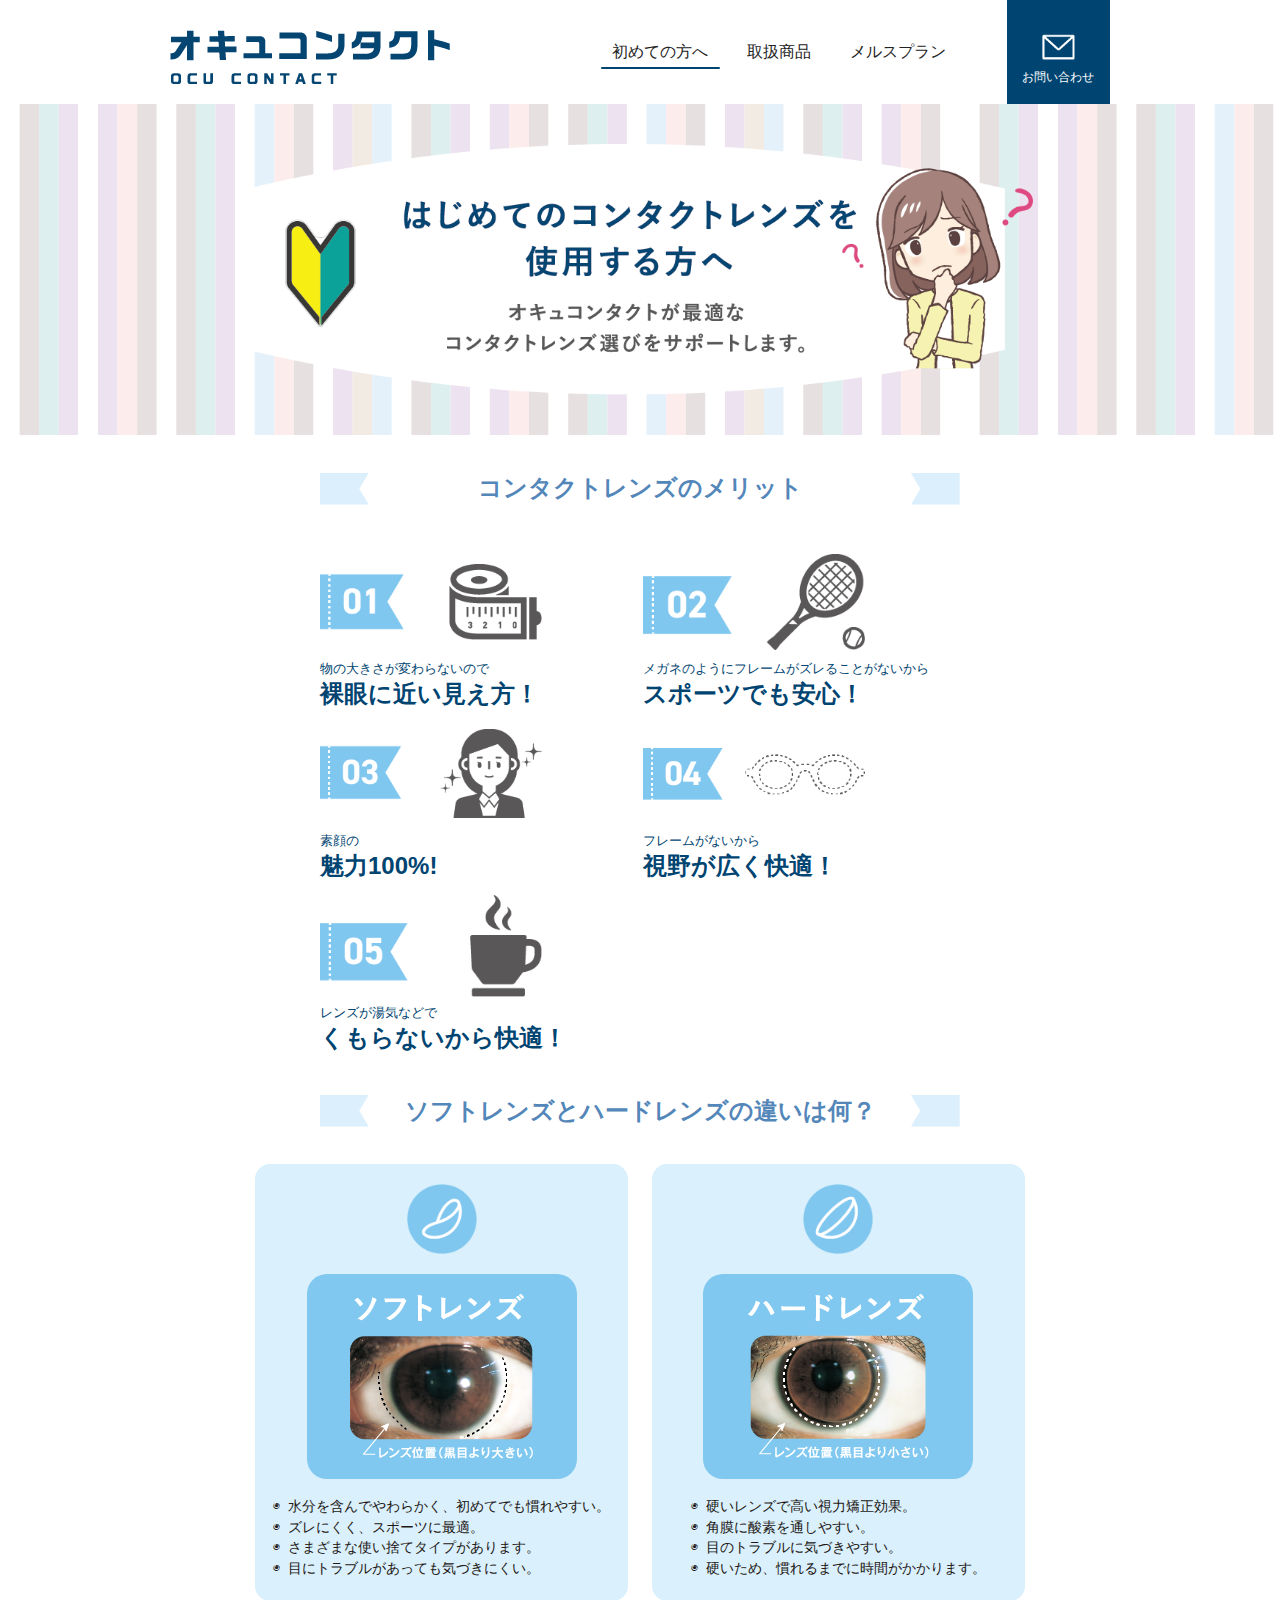
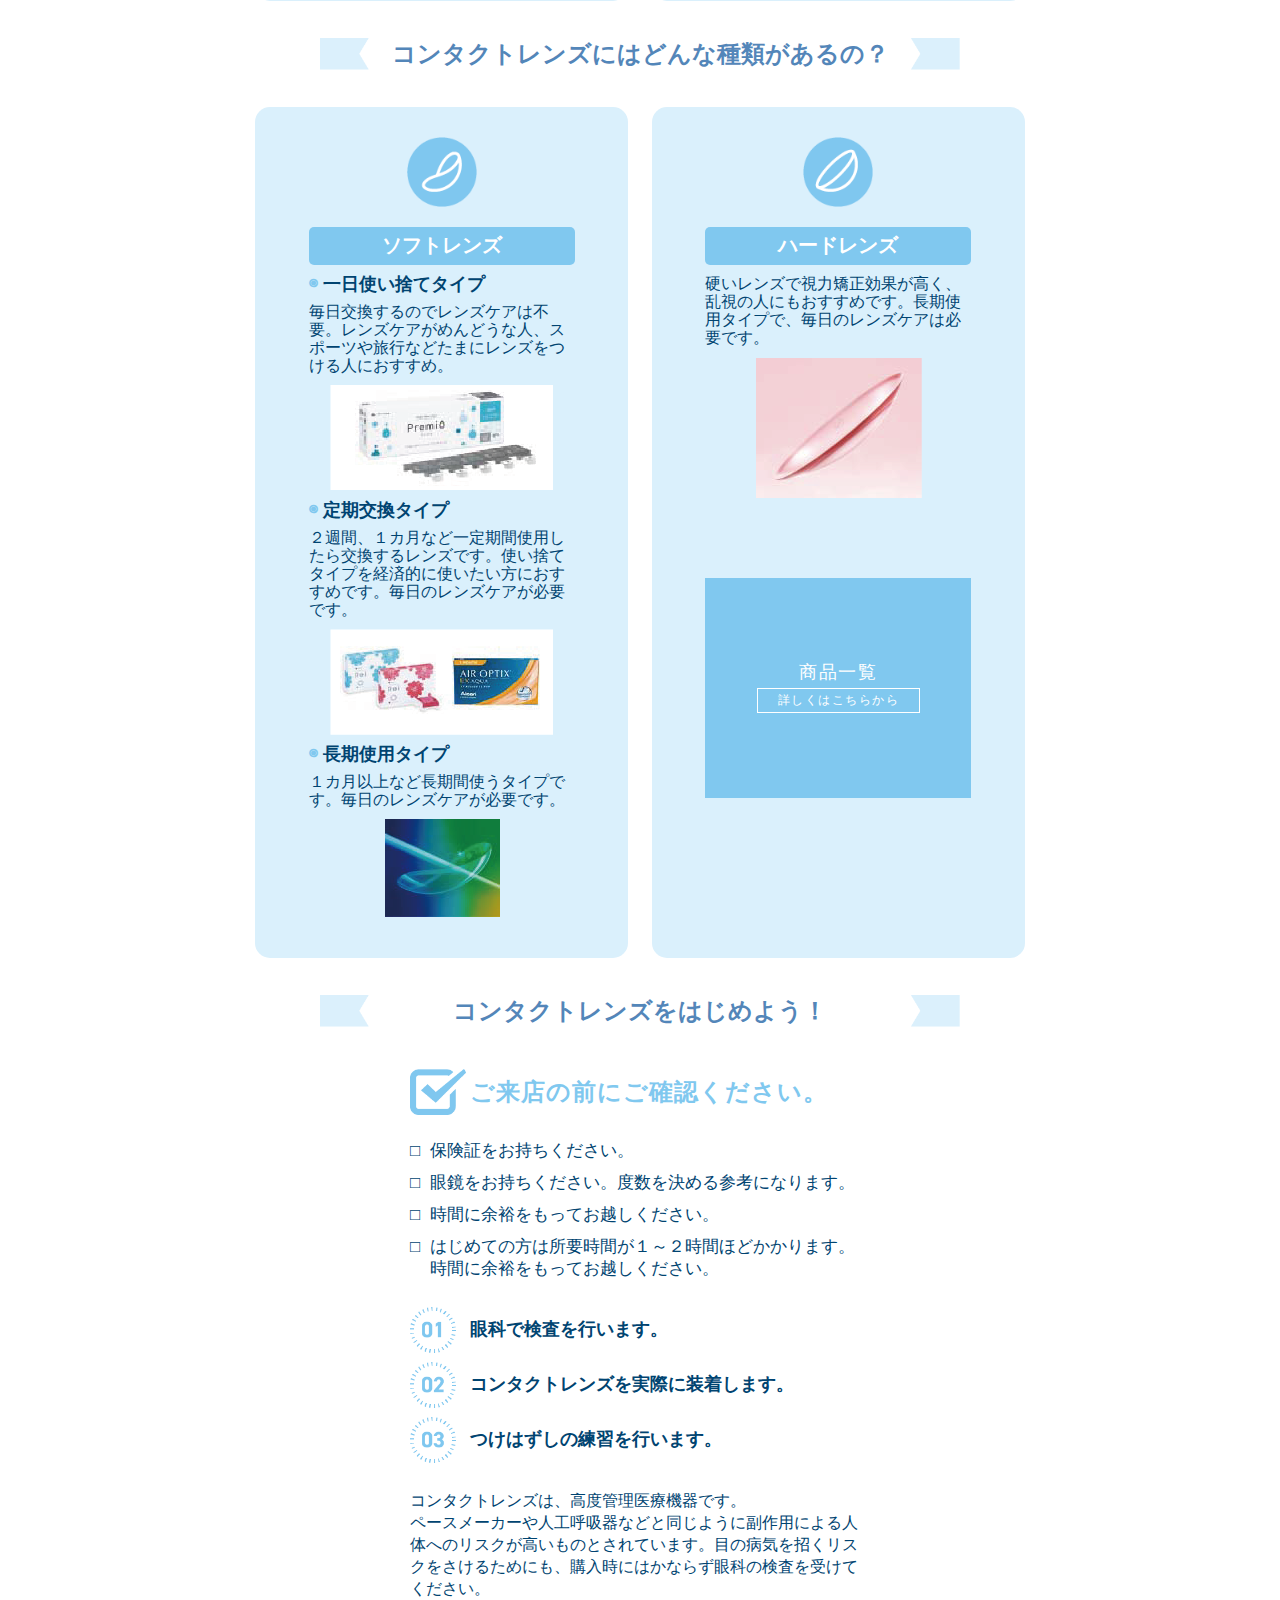
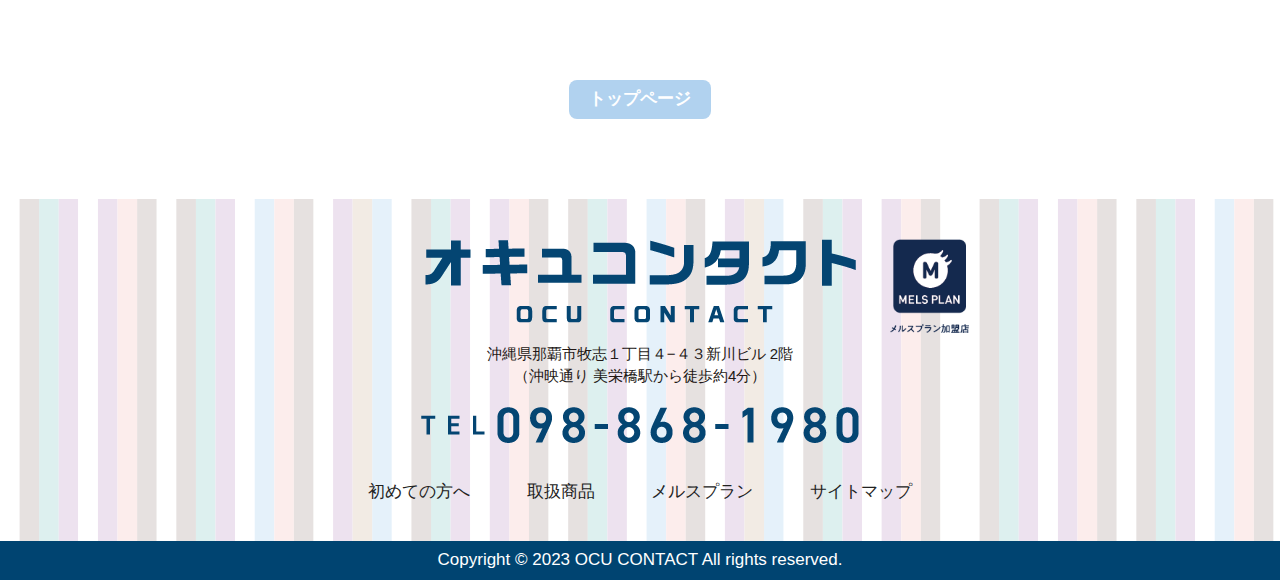
<file: beginner.html>
<!doctype html>
<html lang="ja">
<head>
<meta charset="utf-8">

<title>初めての方へ - オキュコンタクト | 那覇市牧志のコンタクトレンズ・ケア用品販売店 </title>

<meta name="viewport" content="width=device-width, initial-scale=1.0">
<meta name="format-detection" content="telephone=no">
<meta name="description" content="コンタクトレンズのメリット、>ソフトレンズとハードレンズの違いは何？">
<link rel="shortcut icon" href="">
<link rel="stylesheet" href="./css/style.css">
<link rel="stylesheet" href="./css/common.css">
<link rel="stylesheet" href="./css/sub.css">
<script src="https://ajax.googleapis.com/ajax/libs/jquery/3.6.0/jquery.min.js"></script>
</head>

<header>
    <div class="header-inner">
        <h1 class="header-logo"><a href="./"><img src="./images/h_logo.png" alt="オキュコンタクト"/></a></h1>
        <nav class="header-nav">
            <ul class="header-nav-list">
                <li><a href="./beginner.html" class="active">初めての方へ</a></li>
                <li><a href="./products.html">取扱商品</a></li>
                <li><a href="./melsplan.html">メルスプラン</a></li>
            </ul>
            <div class="header-nav-info"><a href="./app">お問い合わせ</a></div>
        </nav>
        <div class="header-nav-btn"><p>menu</p><span></span><span></span><span></span></div>
    </div>
</header>

<section class="beginner-pageHeader">
    <h1><img src="./images/beginner_title.png" alt="はじめてのコンタクトレンズを使用する方へ"/></h1>
</section>

<section class="beginner-merit">
    <h1 class="h-ribon">コンタクトレンズのメリット</h1>
    <div class="beginner-merit-inner">
        <ul class="merit-list">
            <li>
                <figure><img src="./images/merit01.png"/></figure>
                <p>物の大きさが変わらないので</p>
                <h4>裸眼に近い見え方！</h4>
            </li>
            <li>
                <figure><img src="./images/merit02.png"/></figure>
                <p>メガネのようにフレームがズレることがないから</p>
                <h4>スポーツでも安心！</h4>
            </li>
            <li>
                <figure><img src="./images/merit03.png"/></figure>
                <p>素顔の</p>
                <h4>魅力100%!</h4>
            </li>
            <li>
                <figure><img src="./images/merit04.png"/></figure>
                <p>フレームがないから</p>
                <h4>視野が広く快適！</h4>
            </li>
            <li>
                <figure><img src="./images/merit05.png"/></figure>
                <p>レンズが湯気などで</p>
                <h4>くもらないから快適！</h4>
            </li>
        </ul>
    </div>
</section>

<section class="beginner-softHead">
    <h1 class="h-ribon">ソフトレンズとハードレンズの違いは何？</h1>
    <div class="beginner-softHead-inner">
        <div class="softHead-comparison">
            <div>
                <img src="./images/icon_soft.png" class="icon"/>
                <figure><img src="./images/softlens.png" alt="ソフトレンズ"/></figure>
                <ul>
                    <li>水分を含んでやわらかく、初めてでも慣れやすい。</li>
                    <li>ズレにくく、スポーツに最適。</li>
                    <li>さまざまな使い捨てタイプがあります。</li>
                    <li>目にトラブルがあっても気づきにくい。</li>
                </ul>
            </div>
            <div>
                <img src="./images/icon_heard.png" class="icon"/>
                <figure><img src="./images/headlens.png" alt="ハードレンズ"/></figure>
                <ul>
                    <li>硬いレンズで高い視力矯正効果。</li>
                    <li>角膜に酸素を通しやすい。</li>
                    <li>目のトラブルに気づきやすい。</li>
                    <li>硬いため、慣れるまでに時間がかかります。</li>
                </ul>
            </div>
        </div>
    </div>
</section>

<section class="beginner-contactType">
    <h1 class="h-ribon">コンタクトレンズにはどんな種類があるの？</h1>
    <div class="beginner-contactType-inner">
        <div class="contactType-comparison">
            <div>
                <img src="./images/icon_soft.png" class="icon"/>
                <h3>ソフトレンズ</h3>
                <dl>
                    <dt>一日使い捨てタイプ</dt>
                    <dd>
                        <p>毎日交換するのでレンズケアは不要。レンズケアがめんどうな人、スポーツや旅行などたまにレンズをつける人におすすめ。</p>
                        <figure><img src="./images/soft_example01.png"/> </figure>
                    </dd>
                </dl>
                <dl>
                    <dt>定期交換タイプ</dt>
                    <dd>
                        <p>２週間、１カ月など一定期間使用したら交換するレンズです。使い捨てタイプを経済的に使いたい方におすすめです。毎日のレンズケアが必要です。</p>
                        <figure><img src="./images/soft_example02.png"/> </figure>
                    </dd>
                </dl>
                <dl>
                    <dt>長期使用タイプ</dt>
                    <dd>
                        <p>１カ月以上など長期間使うタイプです。毎日のレンズケアが必要です。</p>
                        <figure> <img src="./images/soft_example03.png"/> </figure>
                    </dd>
                </dl>
            </div>
            <div>
                <img src="./images/icon_heard.png" class="icon"/>
                <h3>ハードレンズ</h3>
                <p>硬いレンズで視力矯正効果が高く、乱視の人にもおすすめです。長期使用タイプで、毎日のレンズケアは必要です。</p>
                <figure>
                    <img src="./images/head_example01.png"/>
                </figure>

                <a href="./products.html" class="linkButton">
                    <span>商品一覧<span>詳しくはこちらから</span></span>
                </a>
            </div>
        </div>
    </div>
</section>

<section class="beginner-start">
    <h1 class="h-ribon">コンタクトレンズをはじめよう！</h1>
    <div class="beginner-start-inner">
        <h3 class="beginnerStart-warning-title">ご来店の前にご確認ください。</h3>
        <ul class="beginnerStart-warning-list">
            <li>保険証をお持ちください。</li>
            <li>眼鏡をお持ちください。度数を決める参考になります。</li>
            <li>時間に余裕をもってお越しください。</li>
            <li>はじめての方は所要時間が１～２時間ほどかかります。<br/>時間に余裕をもってお越しください。</li>
        </ul>

        <ul class="beginner-start-flow">
            <li style="--img:url('../images/icon_cercle01.png')">眼科で検査を行います。</li>
            <li style="--img:url('../images/icon_cercle02.png')">コンタクトレンズを実際に装着します。</li>
            <li style="--img:url('../images/icon_cercle03.png')">つけはずしの練習を行います。</li>
        </ul>
        <p>
            コンタクトレンズは、高度管理医療機器です。<br/>
            ペースメーカーや人工呼吸器などと同じように副作用による人体へのリスクが高いものとされています。目の病気を招くリスクをさけるためにも、購入時にはかならず眼科の検査を受けてください。
        </p>
    </div>
</section>

<div class="topPage">
    <a href="./index.html" class="topPage-btn">トップページ</a>
</div>
<div class="pageTop">
    <img src="./images/pagetop.png"/>
</div>


<footer>
    <div class="footer-inner">
        <h1 class="footer-log"><img src="./images/f_logo.png" alt="オキュコンタクト"/></h1>
        <p class="footer-address">
            沖縄県那覇市牧志１丁目４−４３新川ビル 2階<br/>
            （沖映通り 美栄橋駅から徒歩約4分）
        </p>
        <a href="" class="footer-tel"><img src="./images/f_tel.png" alt="098-868-1980"/></a>
        <nav>
            <ul class="footer-nav-list">
                <li><a href="./beginner.html">初めての方へ</a></li>
                <li><a href="./products.html">取扱商品</a></li>
                <li><a href="./melsplan.html">メルスプラン</a></li>
                <li><a href="./sitemap.html">サイトマップ</a></li>
            </ul>
        </nav>
    </div>
    <div class="copyright">
        Copyright &copy; 2023 OCU CONTACT All rights reserved.
    </div>
</footer>

<script src="./js/script.js"></script>
</body>
</html>
</file>
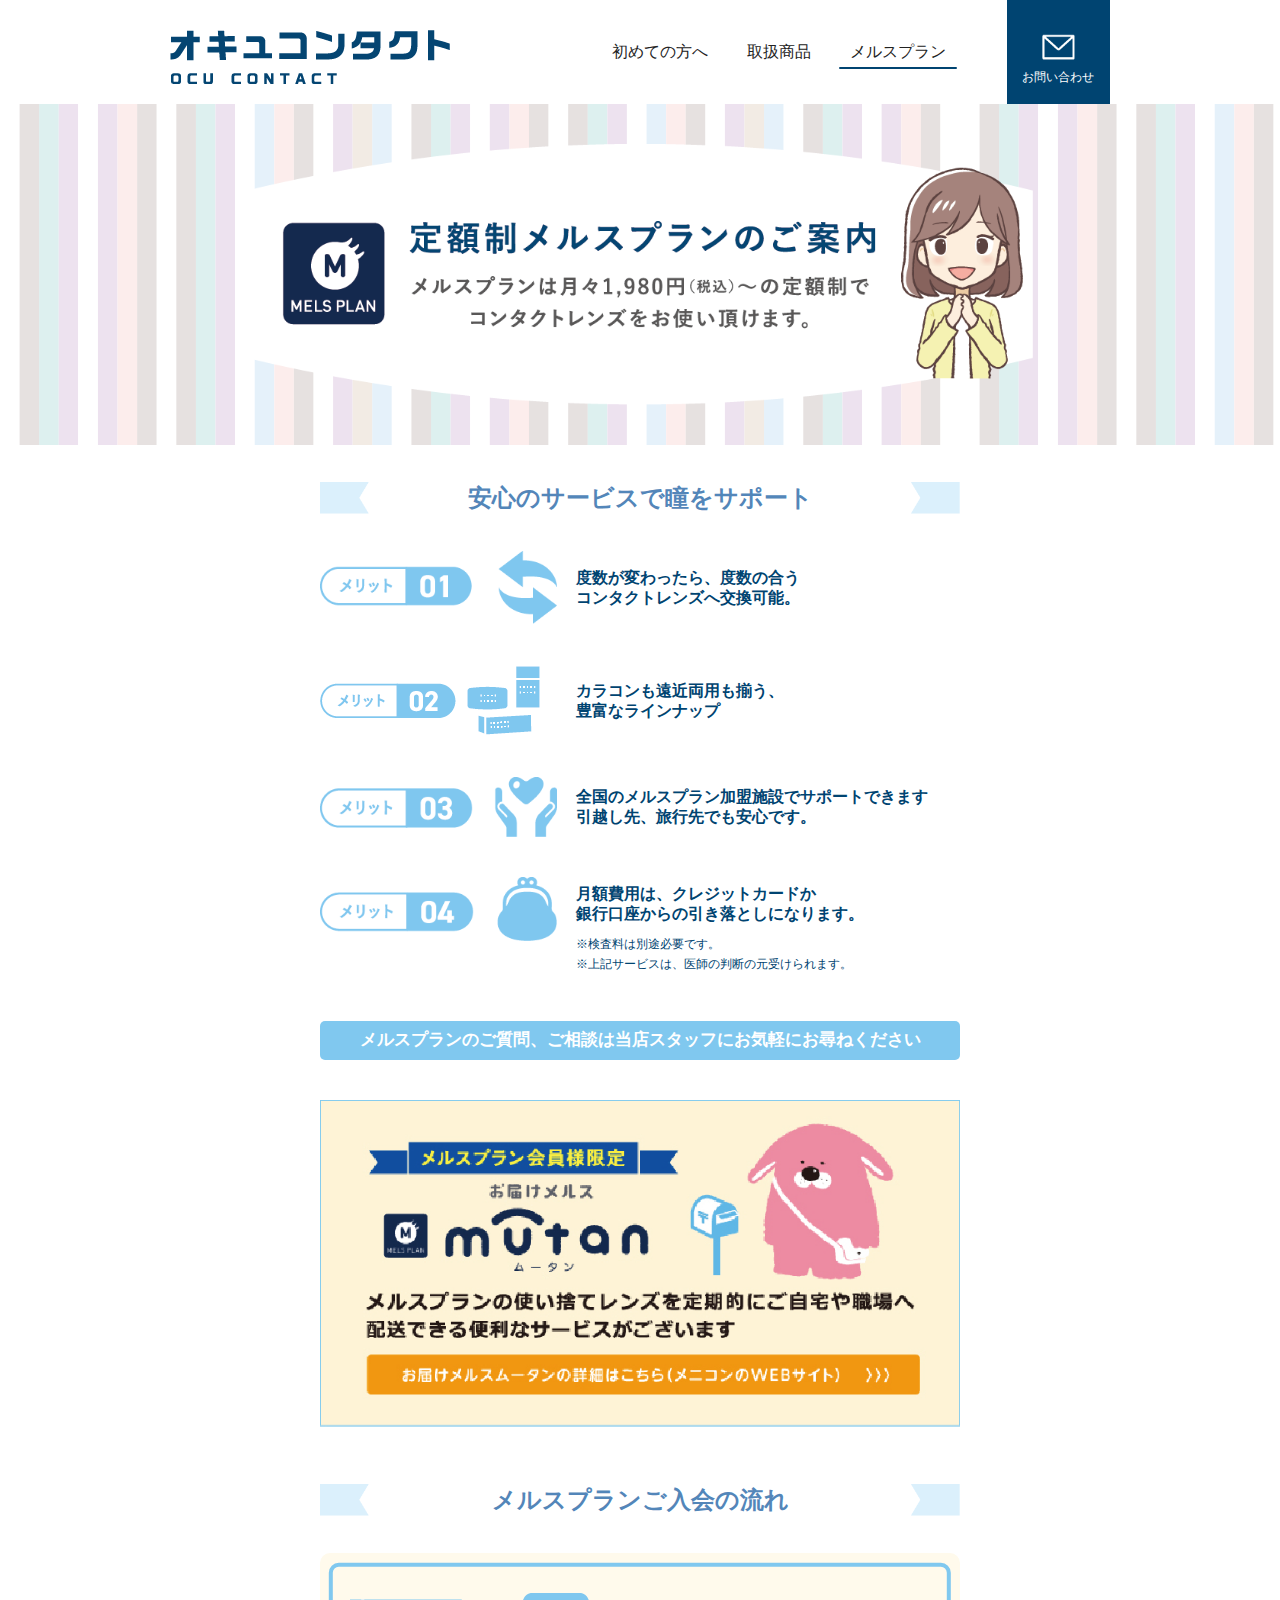
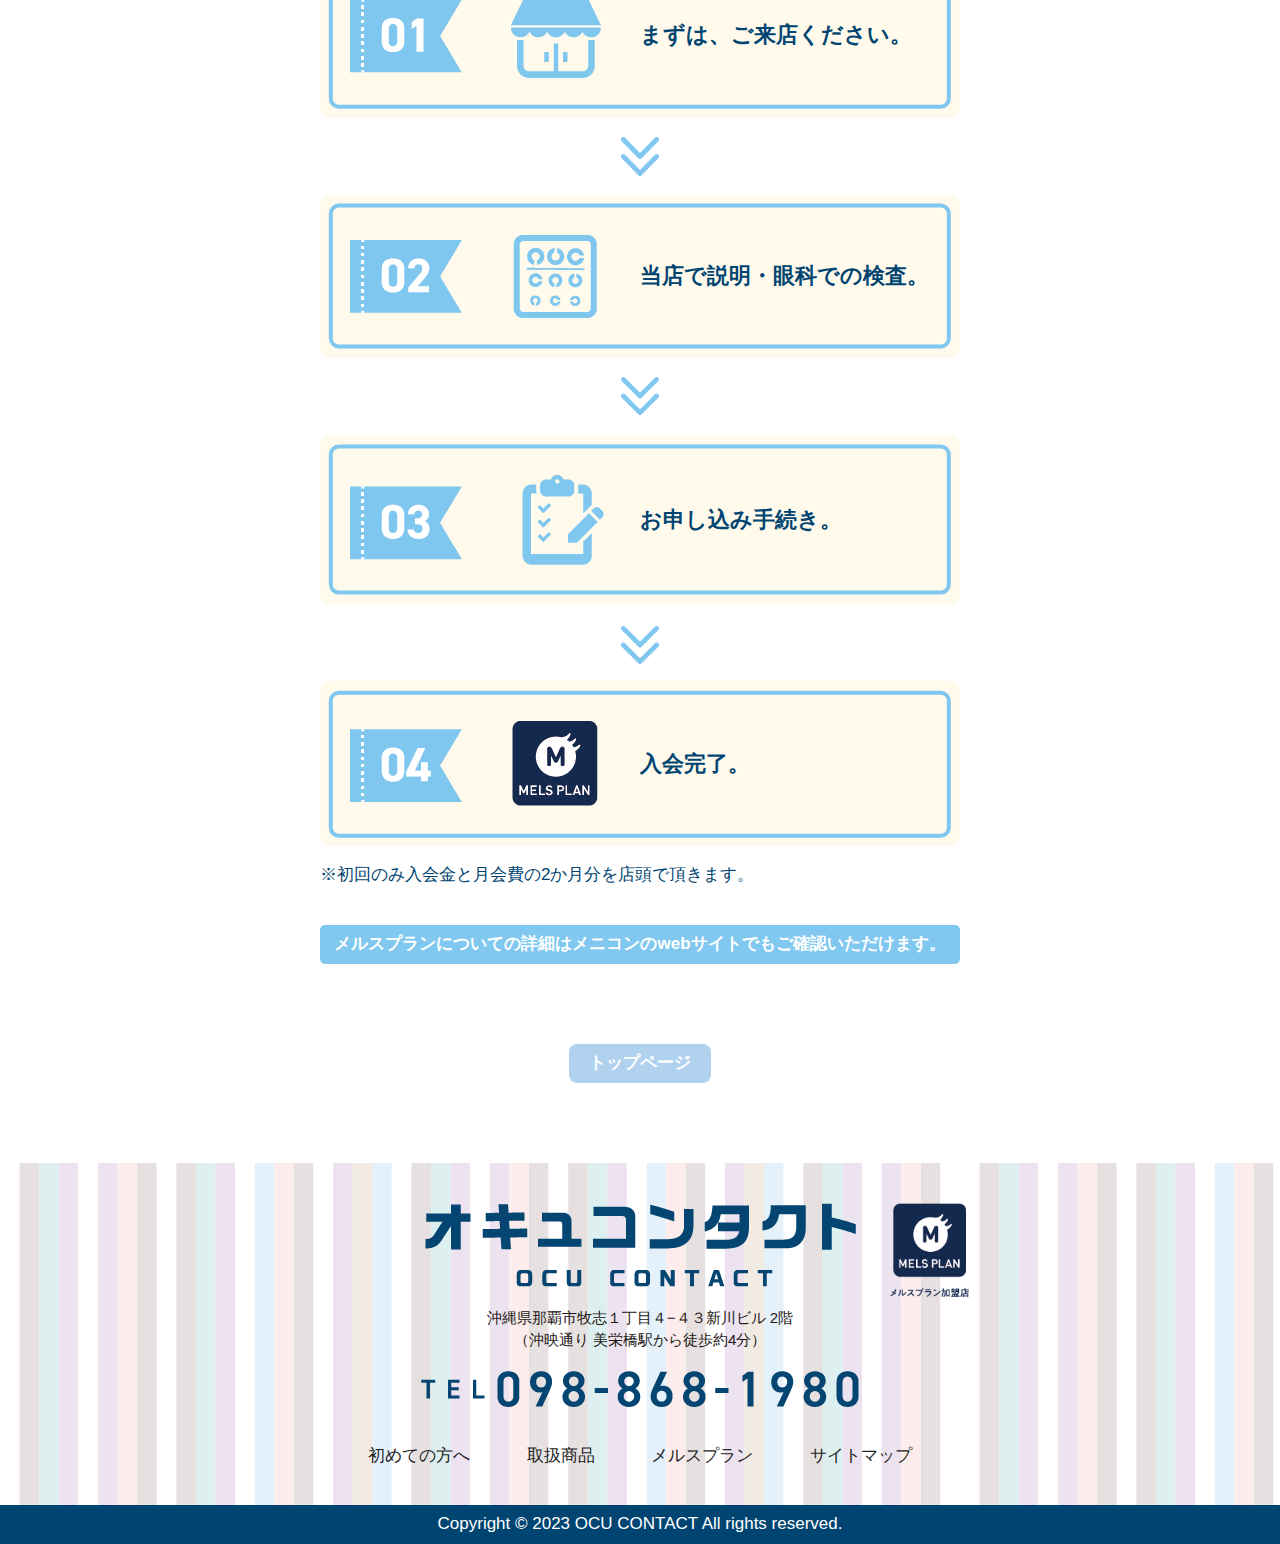
<file: melsplan.html>
<!doctype html>
<html lang="ja">
<head>
<meta charset="utf-8">

<title>メルスプラン - オキュコンタクト | 那覇市牧志のコンタクトレンズ・ケア用品販売店</title>

<meta name="viewport" content="width=device-width, initial-scale=1.0">
<meta name="format-detection" content="telephone=no">
<meta name="description" content="定額制メルスプランのご案内">
<link rel="shortcut icon" href="">
<link rel="stylesheet" href="./css/style.css">
<link rel="stylesheet" href="./css/common.css">
<link rel="stylesheet" href="./css/sub.css">
<script src="https://ajax.googleapis.com/ajax/libs/jquery/3.6.0/jquery.min.js"></script>
</head>

<header>
    <div class="header-inner">
        <h1 class="header-logo"><a href="./"><img src="./images/h_logo.png" alt="オキュコンタクト"/></a></h1>
        <nav class="header-nav">
            <ul class="header-nav-list">
                <li><a href="./beginner.html">初めての方へ</a></li>
                <li><a href="./products.html">取扱商品</a></li>
                <li><a href="./melsplan.html"  class="active">メルスプラン</a></li>
            </ul>
            <div class="header-nav-info"><a href="./app">お問い合わせ</a></div>
        </nav>
        <div class="header-nav-btn"><p>menu</p><span></span><span></span><span></span></div>
    </div>
    
</header>
<section class="melsplan-pageHeader">
    <h1><img src="./images/melsplan_title.png" alt="定額制メルスプランのご案内"/></h1>
</section>

<section class="melsplan-support">
    <h1 class="h-ribon-melsplan">安心のサービスで瞳をサポート</h1>
    <div class="melsplan-support-inner">
        <dl class="melsplan-support-merit">
            <dt><img src="./images/support01.png"/></dt>
            <dd><p>度数が変わったら、度数の合う<br/>
                コンタクトレンズへ交換可能。</p></dd>
            <dt><img src="./images/support02.png"/></dt>
            <dd><p>カラコンも遠近両用も揃う、<br/>
                豊富なラインナップ</p></dd>
            <dt><img src="./images/support03.png"/></dt>
            <dd><p>全国のメルスプラン加盟施設でサポートできます<br/>
                引越し先、旅行先でも安心です。</p></dd>
            <dt><img src="./images/support04.png"/></dt>
            <dd><p>月額費用は、クレジットカードか<br/>
                銀行口座からの引き落としになります。
                <span>※検査料は別途必要です。<br/>※上記サービスは、医師の判断の元受けられます。</span>
                </p>
                
            </dd>
        </dl>
        <p class="remarks">メルスプランのご質問、ご相談は当店スタッフにお気軽にお尋ねください</p>
        <figure class="mutan"><img src="./images/mutan.png"/></figure>
    </div>
    
</section>

<section class="melsplan-membership">
    <h1 class="h-ribon-melsplan">メルスプランご入会の流れ</h1>
    <div class="melsplan-membership-inner">
        <dl class="melsplan-membership-flow">
            <dt><img src="./images/melsplan_flow01.png" alt="1"/></dt>
            <dd>まずは、ご来店ください。</dd>
        </dl>
        <dl class="melsplan-membership-flow">
            <dt><img src="./images/melsplan_flow02.png" alt="2"/></dt>
            <dd>当店で説明・眼科での検査。</dd>
        </dl>
        <dl class="melsplan-membership-flow">
            <dt><img src="./images/melsplan_flow03.png" alt="3"/></dt>
            <dd>お申し込み手続き。</dd>
        </dl>
        <dl class="melsplan-membership-flow">
            <dt><img src="./images/melsplan_flow04.png" alt="4"/></dt>
            <dd>入会完了。</dd>
        </dl>
        <p class="melsplan-membership-memo">※初回のみ入会金と月会費の2か月分を店頭で頂きます。</p>
        <p class="remarks"><a href="https://www.menicon.co.jp/mels/" target="_blank">メルスプランについての詳細はメニコンのwebサイトでもご確認いただけます。</a></p>
    </div>
</section>


<div class="topPage">
    <a href="./index.html" class="topPage-btn">トップページ</a>
</div>

<div class="pageTop">
    <img src="./images/pagetop.png"/>
</div>

<footer>
    <div class="footer-inner">
        <h1 class="footer-log"><img src="./images/f_logo.png" alt="オキュコンタクト"/></h1>
        <p class="footer-address">
            沖縄県那覇市牧志１丁目４−４３新川ビル 2階<br/>
            （沖映通り 美栄橋駅から徒歩約4分）
        </p>
        <a href="" class="footer-tel"><img src="./images/f_tel.png" alt="098-868-1980"/></a>
        <nav>
            <ul class="footer-nav-list">
                <li><a href="./beginner.html">初めての方へ</a></li>
                <li><a href="./products.html">取扱商品</a></li>
                <li><a href="./melsplan.html">メルスプラン</a></li>
                <li><a href="./sitemap.html">サイトマップ</a></li>
            </ul>
        </nav>
    </div>
    <div class="copyright">
        Copyright &copy; 2023 OCU CONTACT All rights reserved.
    </div>
</footer>

<script src="./js/script.js"></script>
</body>
</html>
</file>
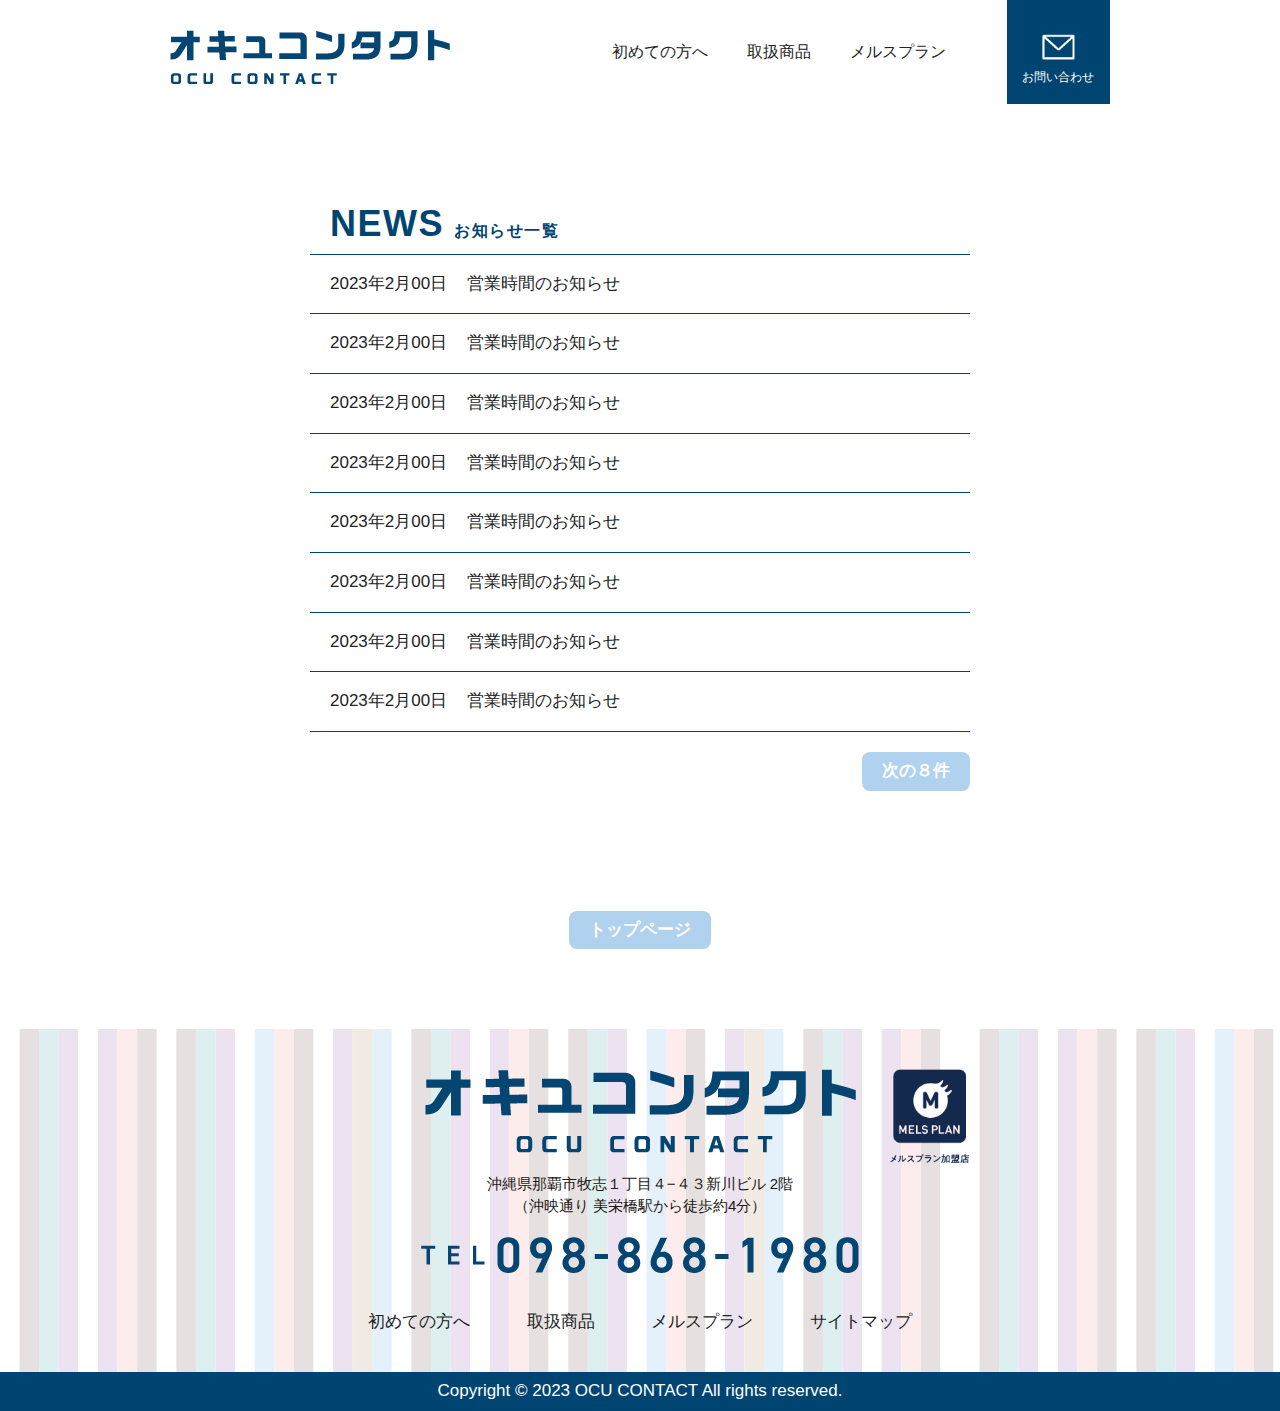
<file: news.html>
<!doctype html>
<html lang="ja">
<head>
<meta charset="utf-8">

<title> お知らせ - オキュコンタクト | 那覇市牧志のコンタクトレンズ・ケア用品販売店 </title>

<meta name="viewport" content="width=device-width, initial-scale=1.0">
<meta name="format-detection" content="telephone=no">
<meta name="description" content="">
<link rel="shortcut icon" href="">
<link rel="stylesheet" href="./css/style.css">
<link rel="stylesheet" href="./css/common.css">
<link rel="stylesheet" href="./js/slick/slick.css">
<link rel="stylesheet" href="./js/slick/slick-theme.css">
<link rel="stylesheet" href="./css/news.css">
<script src="https://ajax.googleapis.com/ajax/libs/jquery/3.6.0/jquery.min.js"></script>
</head>

<header>
    <div class="header-inner">
        <h1 class="header-logo"><a href="./index.html"><img src="./images/h_logo.png" alt="オキュコンタクト"/></a></h1>
        <nav class="header-nav">
            <ul class="header-nav-list">
                <li><a href="./beginner.html">初めての方へ</a></li>
                <li><a href="./products.html">取扱商品</a></li>
                <li><a href="./melsplan.html">メルスプラン</a></li>
            </ul>
            <div class="header-nav-info"><a href="./app">お問い合わせ</a></div>
        </nav>
        <div class="header-nav-btn"><p>menu</p><span></span><span></span><span></span></div>

    </div>    
</header>


<section class="news">
    <div class="new-inner">
        <h1 data-en="NEWS">お知らせ一覧</h1>
        <ul class="news-list">
            <li><a href="./single.html"><span class="date">2023年2月00日</span>営業時間のお知らせ</a></li>
            <li><a href="./single.html"><span class="date">2023年2月00日</span>営業時間のお知らせ</a></li>
            <li><a href="./single.html"><span class="date">2023年2月00日</span>営業時間のお知らせ</a></li>
            <li><a href="./single.html"><span class="date">2023年2月00日</span>営業時間のお知らせ</a></li>
            <li><a href="./single.html"><span class="date">2023年2月00日</span>営業時間のお知らせ</a></li>
            <li><a href="./single.html"><span class="date">2023年2月00日</span>営業時間のお知らせ</a></li>
            <li><a href="./single.html"><span class="date">2023年2月00日</span>営業時間のお知らせ</a></li>
            <li><a href="./single.html"><span class="date">2023年2月00日</span>営業時間のお知らせ</a></li>
        </ul>
        <div class="news-prevnext">
            <div></div>
            <a href="" class="news-btn next">次の８件</a>
        </div>
    </div>
</section>



<div class="topPage">
    <a href="./index.html" class="topPage-btn">トップページ</a>
</div>

<div class="pageTop">
    <img src="./images/pagetop.png"/>
</div>



<footer>
    <div class="footer-inner">
        <h1 class="footer-log"><img src="./images/f_logo.png" alt="オキュコンタクト"/></h1>
        <p class="footer-address">
            沖縄県那覇市牧志１丁目４−４３新川ビル 2階<br/>
            （沖映通り 美栄橋駅から徒歩約4分）
        </p>
        <a href="" class="footer-tel"><img src="./images/f_tel.png" alt="098-868-1980"/></a>
        <nav>
            <ul class="footer-nav-list">
                <li><a href="./beginner.html">初めての方へ</a></li>
                <li><a href="./products.html">取扱商品</a></li>
                <li><a href="./melsplan.html">メルスプラン</a></li>
                <li><a href="./sitemap.html">サイトマップ</a></li>
            </ul>
        </nav>
    </div>
    <div class="copyright">
        Copyright &copy; 2023 OCU CONTACT All rights reserved.
    </div>
</footer>
<script src="./js/slick/slick.min.js"></script>

<script src="./js/script.js"></script>
</body>
</html>
</file>
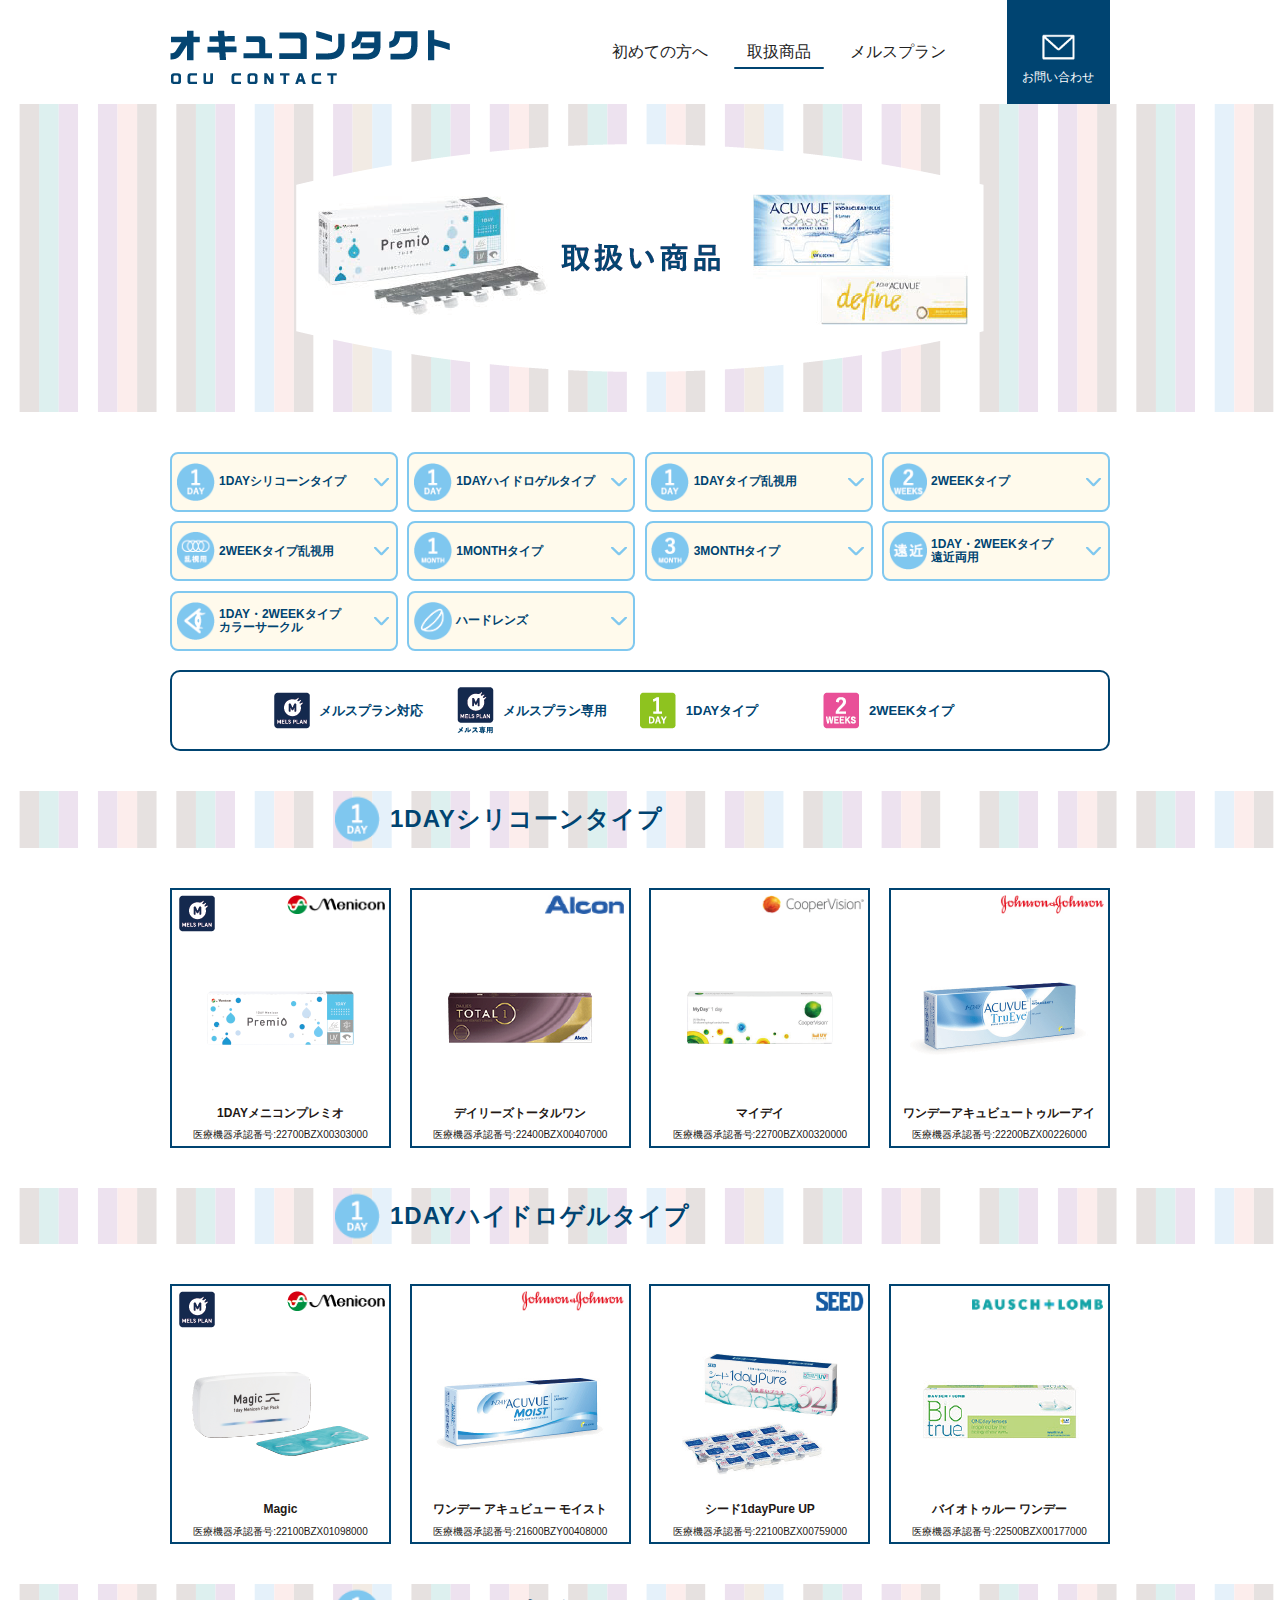
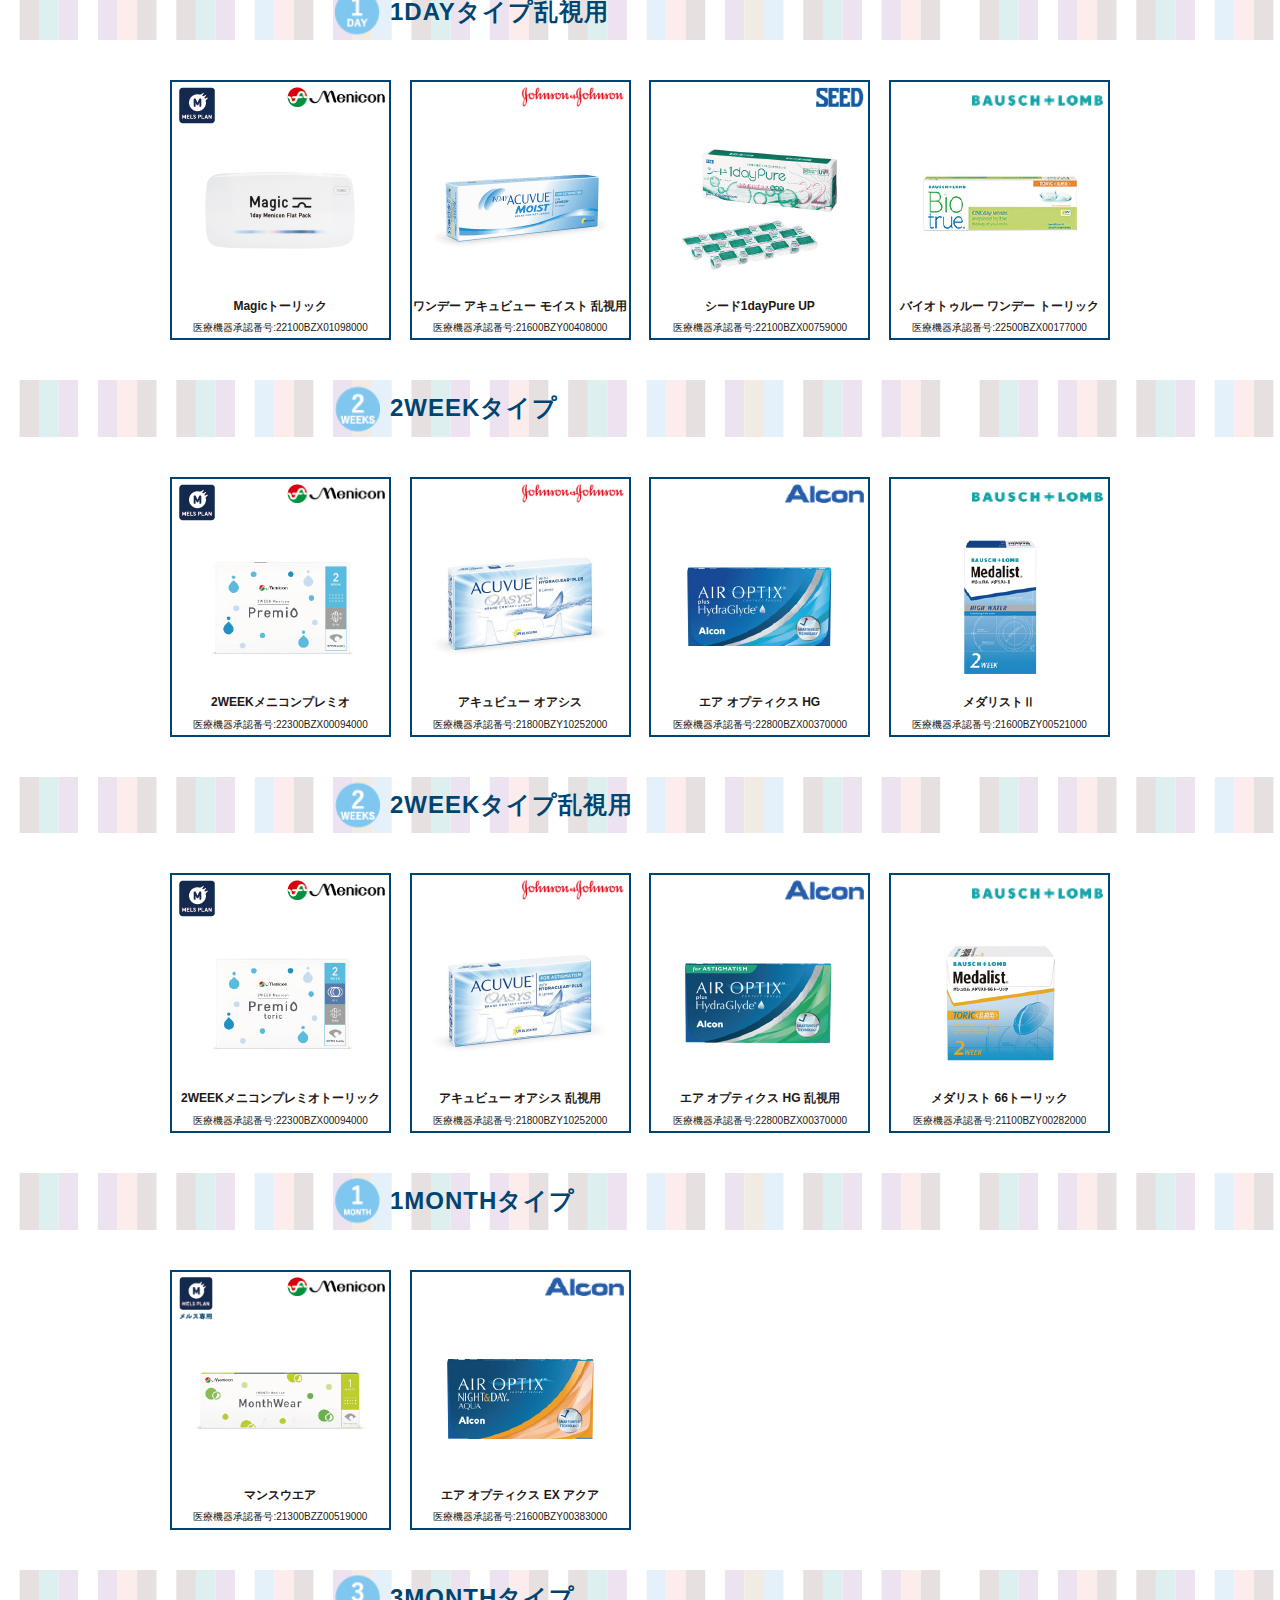
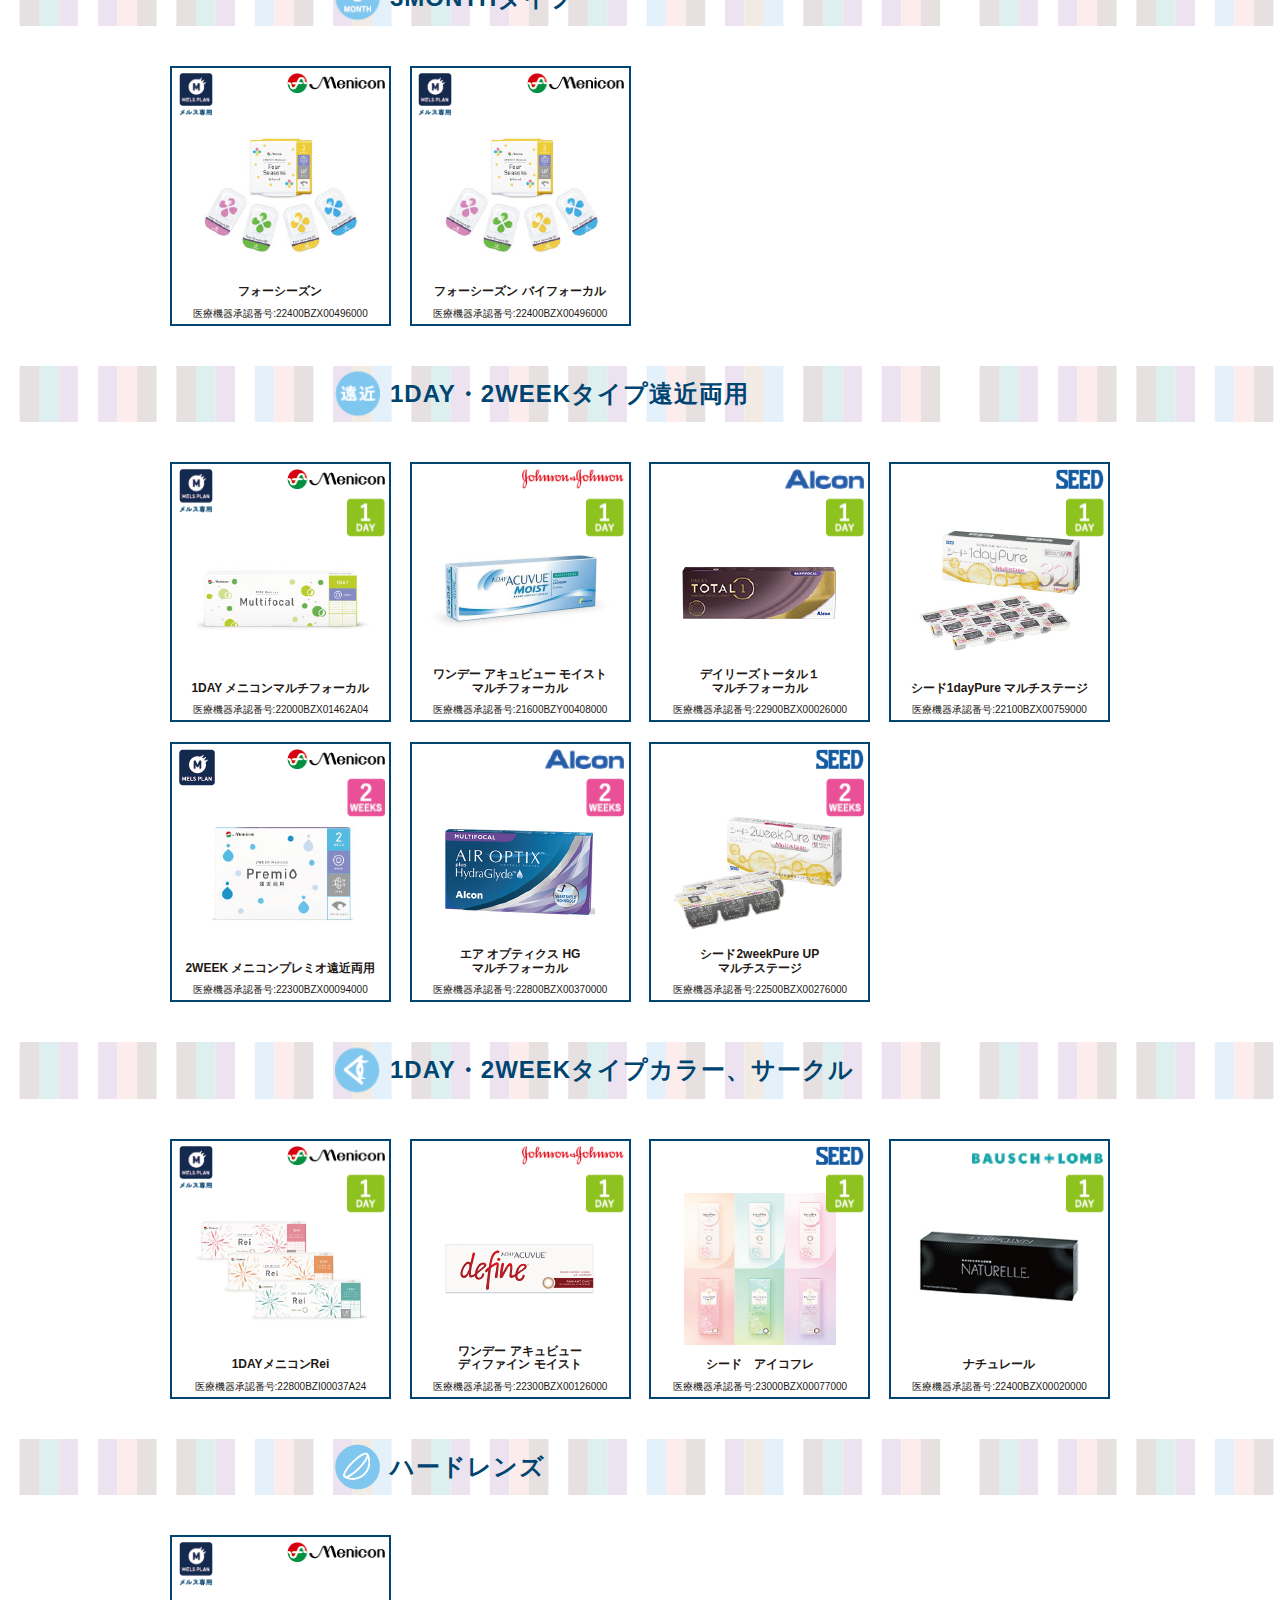
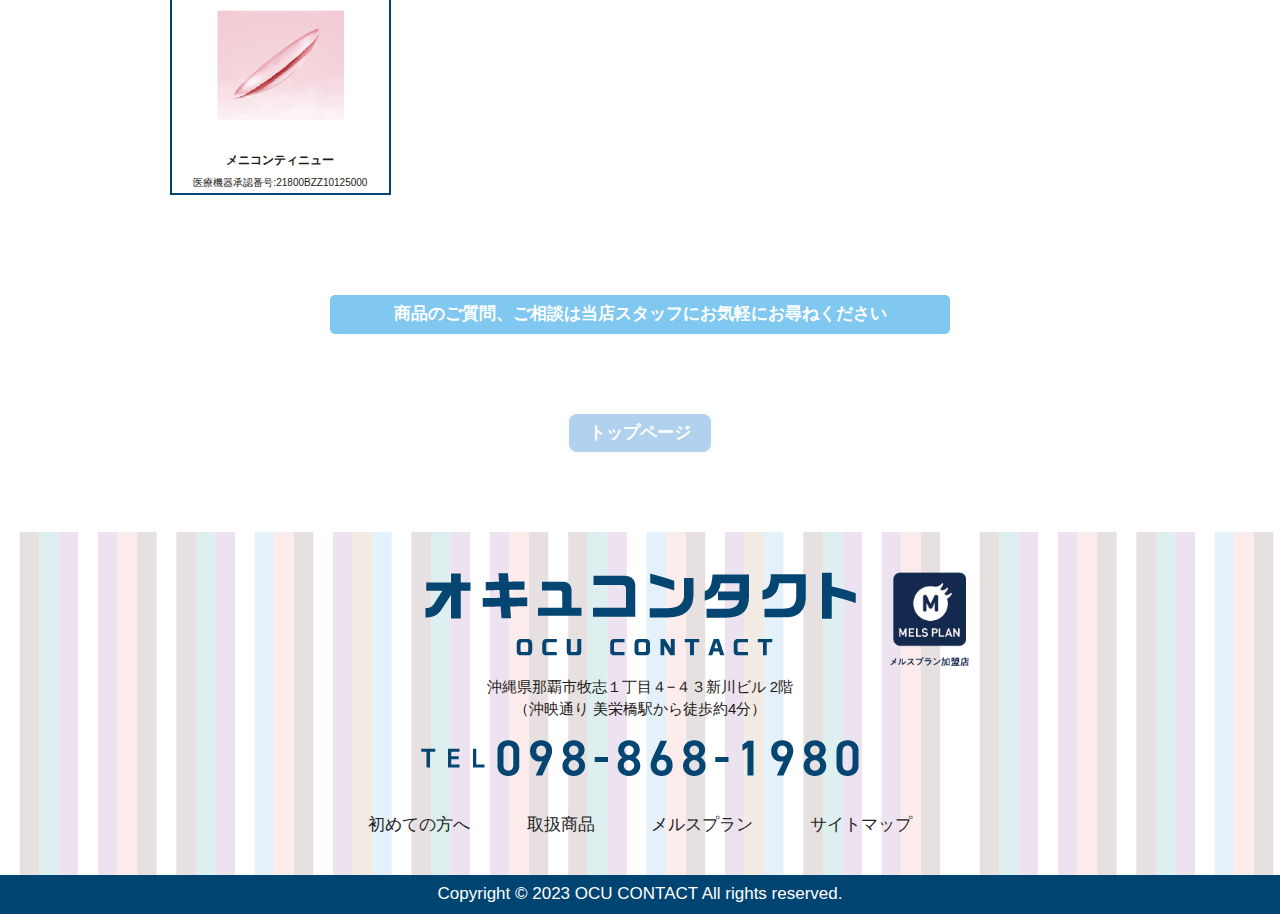
<file: products.html>
<!doctype html>
<html lang="ja">
<head>
<meta charset="utf-8">

<title>取扱商品 - オキュコンタクト | 那覇市牧志のコンタクトレンズ・ケア用品販売店</title>

<meta name="viewport" content="width=device-width, initial-scale=1.0">
<meta name="format-detection" content="telephone=no">
<meta name="description" content="">
<link rel="shortcut icon" href="">
<link rel="stylesheet" href="./css/style.css">
<link rel="stylesheet" href="./css/common.css">
<link rel="stylesheet" href="./css/products.css">
<script src="https://ajax.googleapis.com/ajax/libs/jquery/3.6.0/jquery.min.js"></script>
</head>

<header>
    <div class="header-inner">
        <h1 class="header-logo"><a href="./"><img src="./images/h_logo.png" alt="オキュコンタクト"/></a></h1>
        <nav class="header-nav">
            <ul class="header-nav-list">
                <li><a href="./beginner.html">初めての方へ</a></li>
                <li><a href="./products.html" class="active">取扱商品</a></li>
                <li><a href="./melsplan.html">メルスプラン</a></li>
            </ul>
            <div class="header-nav-info"><a href="./app">お問い合わせ</a></div>
        </nav>
        <div class="header-nav-btn"><p>menu</p><span></span><span></span><span></span></div>
    </div>
    
</header>

<section class="products-header">
    <h1><img src="./images/products_title.png?sss" alt="取り扱い商品"/></h1>

    <div class="products-navigation">
        <div class="products-inner">
            <nav class="products-nav">
                <ul>
                    <li class="icon-1day">1DAYシリコーン<br class="sp600"/>タイプ</li>
                    <li class="icon-1day">1DAYハイドロゲル<br class="sp600"/>タイプ</li>
                    <li class="icon-1day">1DAYタイプ<br class="sp600"/>乱視用</li>
                    <li class="icon-2weeks">2WEEKタイプ</li>
                    <li class="icon-ranshi">2WEEKタイプ<br class="sp600"/>乱視用</li>
                    <li class="icon-1month">1MONTHタイプ</li>
                    <li class="icon-3month">3MONTHタイプ</li>
                    <li class="icon-enkin">1DAY・2WEEK<br class="sp600"/>タイプ<br/>遠近両用</li>
                    <li class="icon-color">1DAY・2WEEK<br class="sp600"/>タイプ<br/>カラーサークル</li>
                    <li class="icon-heard">ハードレンズ</li>
                </ul>
            </nav>
            <div class="makers-warp">
                <dl class="makers">
                    <dt><img src="./images/melsplan.png"/></dt>
                    <dd>メルスプラン対応</dd>
                    <dt><img src="./images/melsplan_exc.png"/></dt>
                    <dd>メルスプラン専用</dd>
                    <dt><img src="./images/mark_1day.png"/></dt>
                    <dd>1DAYタイプ</dd>
                    <dt><img src="./images/mark_2week.png"/></dt>
                    <dd>2WEEKタイプ</dd>
                </dl>
            </div>
        </div>
    </div>

</section>

<section class="product-items">
    <h1 class="product-item-title icon-1day"><strong>1DAYシリコーンタイプ</strong></h1>

    <div class="product-items-inner">
        <ul class='product-items-list'>
            <li class='meker-menikon fixed-melsplan'><figure>
            <img src='./images/products_0.png'/>
            </figure><p class='p_title'>1DAYメニコンプレミオ</p>
            <span class='p_code'>22700BZX00303000</span>
            </li>
            <li class='meker-alcon '><figure>
            <img src='./images/products_1.png'/>
            </figure><p class='p_title'>デイリーズトータルワン</p>
            <span class='p_code'>22400BZX00407000</span>
            </li>
            <li class='meker-cooper '><figure>
            <img src='./images/products_2.png'/>
            </figure><p class='p_title'>マイデイ</p>
            <span class='p_code'>22700BZX00320000</span>
            </li>
            <li class='meker-jnj '><figure>
            <img src='./images/products_3.png'/>
            </figure><p class='p_title'>ワンデーアキュビュートゥルーアイ</p>
            <span class='p_code'>22200BZX00226000</span>
            </li>
        </ul>
    </div>

</section>

<section>
    <h1 class="product-item-title icon-1day"><strong>1DAYハイドロゲルタイプ</strong></h1>
    <div class="product-items-inner">
        <ul class='product-items-list'>
            <li class='meker-menikon fixed-melsplan'><figure>
            <img src='./images/products_4.png'/>
            </figure><p class='p_title'>Magic</p>
            <span class='p_code'>22100BZX01098000</span>
            </li>
            <li class='meker-jnj '><figure>
            <img src='./images/products_5.png'/>
            </figure><p class='p_title'>ワンデー アキュビュー モイスト</p>
            <span class='p_code'>21600BZY00408000</span>
            </li>
            <li class='meker-seed '><figure>
            <img src='./images/products_6.png'/>
            </figure><p class='p_title'>シード1dayPure UP</p>
            <span class='p_code'>22100BZX00759000</span>
            </li>
            <li class='meker-bausch '><figure>
            <img src='./images/products_7.png'/>
            </figure><p class='p_title'>バイオトゥルー ワンデー</p>
            <span class='p_code'>22500BZX00177000</span>
            </li>
        </ul>
    </div>
</section>


<section>
    <h1 class="product-item-title icon-1day"><strong>1DAYタイプ乱視用</strong></h1>
    <div class="product-items-inner">
        <ul class='product-items-list'>
            <li class='meker-menikon fixed-melsplan'><figure>
            <img src='./images/products_8.png'/>
            </figure><p class='p_title'>Magicトーリック</p>
            <span class='p_code'>22100BZX01098000</span>
            </li>
            <li class='meker-jnj '><figure>
            <img src='./images/products_9.png'/>
            </figure><p class='p_title'>ワンデー アキュビュー モイスト <br class="sp600"/>乱視用</p>
            <span class='p_code'>21600BZY00408000</span>
            </li>
            <li class='meker-seed '><figure>
            <img src='./images/products_10.png'/>
            </figure><p class='p_title'>シード1dayPure UP</p>
            <span class='p_code'>22100BZX00759000</span>
            </li>
            <li class='meker-bausch '><figure>
            <img src='./images/products_11.png'/>
            </figure><p class='p_title'>バイオトゥルー ワンデー <br class="sp600"/>トーリック</p>
            <span class='p_code'>22500BZX00177000</span>
            </li>
        </ul>
    </div>
</section>

<section>
    <h1 class="product-item-title icon-2weeks"><strong>2WEEKタイプ</strong></h1>
    <div class="product-items-inner">
        <ul class='product-items-list'>
            <li class='meker-menikon fixed-melsplan'><figure>
            <img src='./images/products_12.png'/>
            </figure><p class='p_title'>2WEEKメニコンプレミオ</p>
            <span class='p_code'>22300BZX00094000</span>
            </li>
            <li class='meker-jnj '><figure>
            <img src='./images/products_13.png'/>
            </figure><p class='p_title'>アキュビュー オアシス</p>
            <span class='p_code'>21800BZY10252000</span>
            </li>
            <li class='meker-alcon '><figure>
            <img src='./images/products_14.png'/>
            </figure><p class='p_title'>エア オプティクス HG</p>
            <span class='p_code'>22800BZX00370000</span>
            </li>
            <li class='meker-bausch '><figure>
            <img src='./images/products_15.png'/>
            </figure><p class='p_title'>メダリストⅡ</p>
            <span class='p_code'>21600BZY00521000</span>
            </li>
        </ul>
    </div>
</section>

<section>
    <h1 class="product-item-title icon-2weeks"><strong>2WEEKタイプ乱視用</strong></h1>
    <div class="product-items-inner">
        <ul class='product-items-list'>
            <li class='meker-menikon fixed-melsplan'><figure>
            <img src='./images/products_16.png'/>
            </figure><p class='p_title'>2WEEKメニコンプレミオ<br class="sp600"/>トーリック</p>
            <span class='p_code'>22300BZX00094000</span>
            </li>
            <li class='meker-jnj '><figure>
            <img src='./images/products_17.png'/>
            </figure><p class='p_title'>アキュビュー オアシス 乱視用</p>
            <span class='p_code'>21800BZY10252000</span>
            </li>
            <li class='meker-alcon '><figure>
            <img src='./images/products_18.png'/>
            </figure><p class='p_title'>エア オプティクス HG 乱視用</p>
            <span class='p_code'>22800BZX00370000</span>
            </li>
            <li class='meker-bausch '><figure>
            <img src='./images/products_19.png'/>
            </figure><p class='p_title'>メダリスト 66トーリック</p>
            <span class='p_code'>21100BZY00282000</span>
            </li>
        </ul>
    </div>
</section>

<section>
    <h1 class="product-item-title icon-1month"><strong>1MONTHタイプ</strong></h1>
    <div class="product-items-inner">
        <ul class='product-items-list'>
            <li class='meker-menikon fixed-melsplanExc'><figure>
                <img src='./images/products_1month01.png'/>
                </figure><p class='p_title'>マンスウエア</p>
                <span class='p_code'>21300BZZ00519000</span>
            </li>
            <li class='meker-alcon'><figure>
                <img src='./images/products_1month02.png'/>
                </figure><p class='p_title'>エア オプティクス EX アクア</p>
                <span class='p_code'>21600BZY00383000</span>
            </li>
        </ul>
    </div>
</section>

<section>
    <h1 class="product-item-title icon-3month"><strong>3MONTHタイプ</strong></h1>
    <div class="product-items-inner">
        <ul class='product-items-list'>
            <li class='meker-menikon fixed-melsplanExc'><figure>
            <img src='./images/products_22.png'/>
            </figure><p class='p_title'>フォーシーズン</p>
            <span class='p_code'>22400BZX00496000</span>
            </li>
            <li class='meker-menikon fixed-melsplanExc'><figure>
            <img src='./images/products_23.png'/>
            </figure><p class='p_title'>フォーシーズン バイフォーカル</p>
            <span class='p_code'>22400BZX00496000</span>
            </li>
        </ul>
    </div>
</section>

<section>
    <h1 class="product-item-title icon-enkin"><strong>1DAY・2WEEKタイプ遠近両用</strong></h1>
    <div class="product-items-inner">
        <ul class='product-items-list'>
            <li class='meker-menikon fixed-melsplanExc'><i class="type-1day"></i><figure>
            <img src='./images/products_24.png'/>
            </figure><p class='p_title'>1DAY メニコンマルチフォーカル</p>
            <span class='p_code'>22000BZX01462A04</span>
            </li>
            <li class='meker-jnj '><i class="type-1day"></i><figure>
            <img src='./images/products_25.png'/>
            </figure><p class='p_title'>ワンデー アキュビュー モイスト<br/>マルチフォーカル</p>
            <span class='p_code'>21600BZY00408000</span>
            </li>
            <li class='meker-alcon '><i class="type-1day"></i><figure>
            <img src='./images/products_26.png'/>
            </figure><p class='p_title'>デイリーズトータル１<br/>マルチフォーカル</p>
            <span class='p_code'>22900BZX00026000</span>
            </li>
            <li class='meker-seed '><i class="type-1day"></i><figure>
            <img src='./images/products_27.png'/>
            </figure><p class='p_title'>シード1dayPure マルチステージ</p>
            <span class='p_code'>22100BZX00759000</span>
            </li>
            <li class='meker-menikon fixed-melsplan'><i class="type-2weeks"></i><figure>
            <img src='./images/products_28.png'/>
            </figure><p class='p_title'>2WEEK メニコンプレミオ<br class="sp600"/>遠近両用</p>
            <span class='p_code'>22300BZX00094000</span>
            </li>
            <li class='meker-alcon '><i class="type-2weeks"></i><figure>
            <img src='./images/products_29.png'/>
            </figure><p class='p_title'>エア オプティクス HG<br/>マルチフォーカル</p>
            <span class='p_code'>22800BZX00370000</span>
            </li>
            <li class='meker-seed '><i class="type-2weeks"></i><figure>
            <img src='./images/products_30.png'/>
            </figure><p class='p_title'>シード2weekPure UP<br/>マルチステージ</p>
            <span class='p_code'>22500BZX00276000</span>
            </li>
        </ul>
    </div>
</section>

<section>
    <h1 class="product-item-title icon-color"><strong>1DAY・2WEEKタイプカラー、サークル</strong></h1>
    <div class="product-items-inner">
        <ul class='product-items-list'>
            <li class='meker-menikon fixed-melsplanExc'><i class="type-1day"></i><figure>
            <img src='./images/products_31.png'/>
            </figure><p class='p_title'>1DAYメニコンRei</p>
            <span class='p_code'>22800BZI00037A24</span>
            </li>
            <li class='meker-jnj '><i class="type-1day"></i><figure>
            <img src='./images/products_32.png'/>
            </figure><p class='p_title'>ワンデー アキュビュー<br/>ディファイン モイスト</p>
            <span class='p_code'>22300BZX00126000</span>
            </li>
            <li class='meker-seed '><i class="type-1day"></i><figure>
            <img src='./images/products_33.png'/>
            </figure><p class='p_title'>シード　アイコフレ</p>
            <span class='p_code'>23000BZX00077000</span>
            </li>
            <li class='meker-bausch '><i class="type-1day"></i><figure>
            <img src='./images/products_34.png'/>
            </figure><p class='p_title'>ナチュレール</p>
            <span class='p_code'>22400BZX00020000</span>
            </li>
        </ul>
    </div>
</section>

<section>
    <h1 class="product-item-title icon-heard"><strong>ハードレンズ</strong></h1>
    <div class="product-items-inner">
        <ul class='product-items-list'>
            <li class='meker-menikon fixed-melsplanExc'><figure>
            <img src='./images/products_35.png'/>
            </figure><p class='p_title'>メニコンティニュー</p>
            <span class='p_code'>21800BZZ10125000</span>
            </li>
        </ul>
    </div>
</section>

<p class="remarks">商品のご質問、ご相談は当店スタッフに<br class="sp600"/>お気軽にお尋ねください</p>


<div class="topPage">
    <a href="./index.html" class="topPage-btn">トップページ</a>
</div>
</div>

<div class="pageTop">
    <img src="./images/pagetop.png"/>
</div>

 
<footer>
    <div class="footer-inner">
        <h1 class="footer-log"><img src="./images/f_logo.png" alt="オキュコンタクト"/></h1>
        <p class="footer-address">
            沖縄県那覇市牧志１丁目４−４３新川ビル 2階<br/>
            （沖映通り 美栄橋駅から徒歩約4分）
        </p>
        <a href="" class="footer-tel"><img src="./images/f_tel.png" alt="098-868-1980"/></a>
        <nav>
            <ul class="footer-nav-list">
                <li><a href="./beginner.html">初めての方へ</a></li>
                <li><a href="./products.html">取扱商品</a></li>
                <li><a href="./melsplan.html">メルスプラン</a></li>
                <li><a href="./sitemap.html">サイトマップ</a></li>
            </ul>
        </nav>
    </div>
    <div class="copyright">
        Copyright &copy; 2023 OCU CONTACT All rights reserved.
    </div>
</footer>

<script src="./js/script.js"></script>
<script src="./js/products.js"></script>
</body>
</html>
</file>
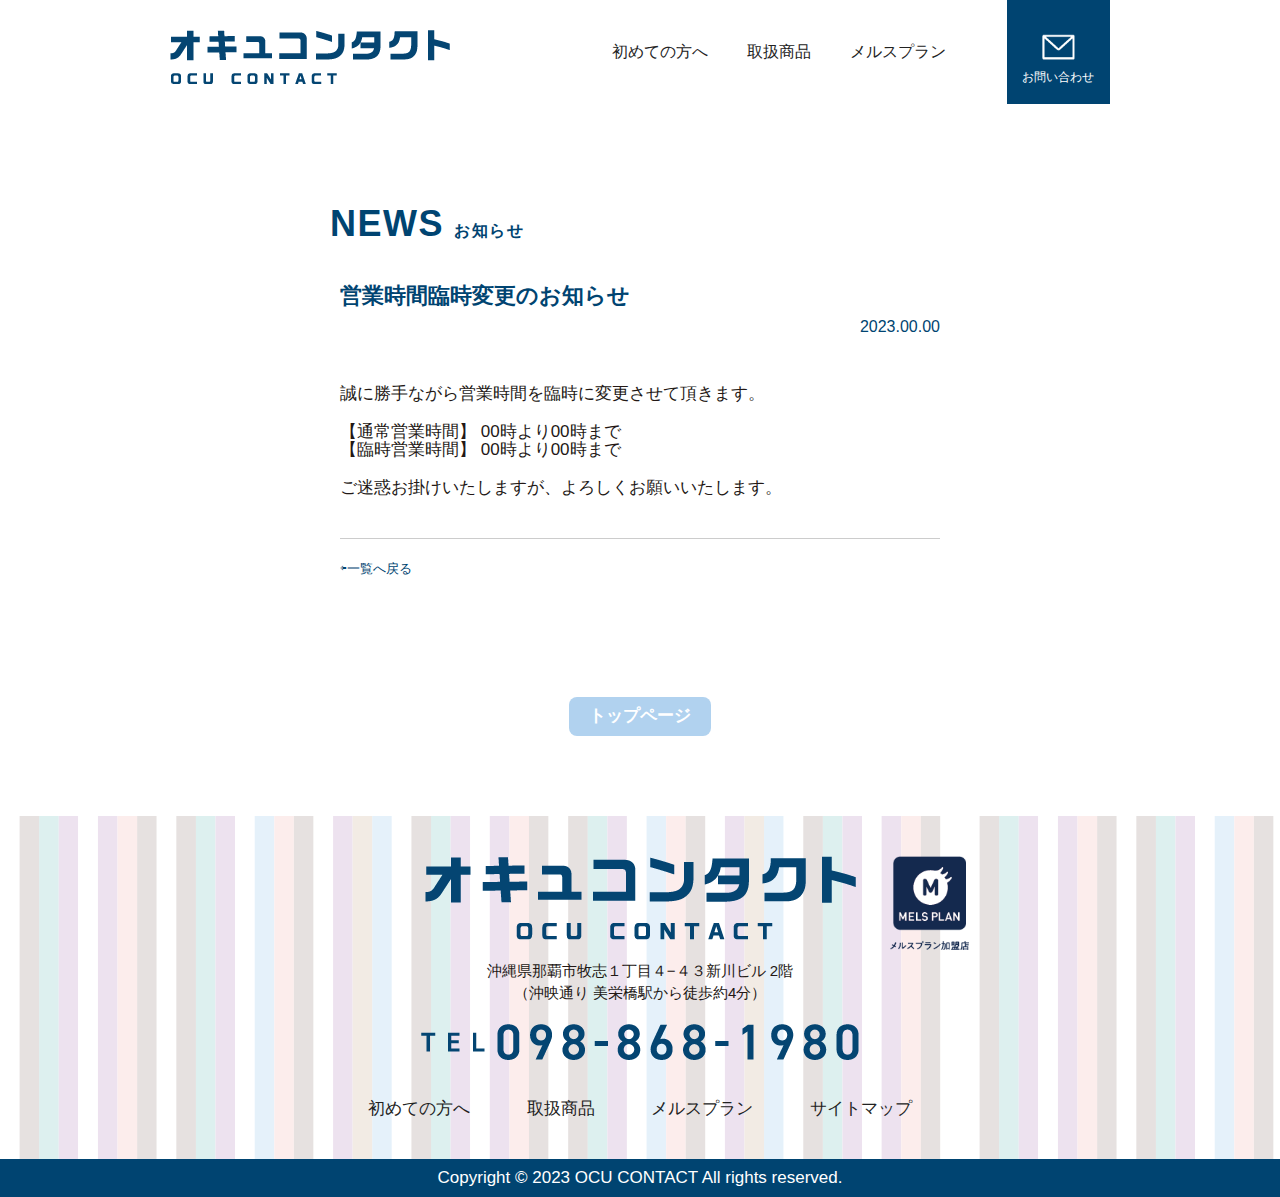
<file: single.html>
<!doctype html>
<html lang="ja">
<head>
<meta charset="utf-8">

<title>営業時間臨時変更のお知らせ - オキュコンタクト | 那覇市牧志のコンタクトレンズ・ケア用品販売店 </title>

<meta name="viewport" content="width=device-width, initial-scale=1.0">
<meta name="format-detection" content="telephone=no">
<meta name="description" content="">
<link rel="shortcut icon" href="">
<link rel="stylesheet" href="./css/style.css">
<link rel="stylesheet" href="./css/common.css">
<link rel="stylesheet" href="./js/slick/slick.css">
<link rel="stylesheet" href="./js/slick/slick-theme.css">
<link rel="stylesheet" href="./css/news.css">
<script src="https://ajax.googleapis.com/ajax/libs/jquery/3.6.0/jquery.min.js"></script>
</head>

<header>
    <div class="header-inner">
        <h1 class="header-logo"><a href="./index.html"><img src="./images/h_logo.png" alt="オキュコンタクト"/></a></h1>
        <nav class="header-nav">
            <ul class="header-nav-list">
                <li><a href="./beginner.html">初めての方へ</a></li>
                <li><a href="./products.html">取扱商品</a></li>
                <li><a href="./melsplan.html">メルスプラン</a></li>
            </ul>
            <div class="header-nav-info"><a href="./app">お問い合わせ</a></div>
        </nav>
        <div class="header-nav-btn"><p>menu</p><span></span><span></span><span></span></div>

    </div>    
</header>


<section class="news">
    <div class="new-inner">
        <h1 data-en="NEWS">お知らせ</h1>
        <article>
            <h2 class="article-title">営業時間臨時変更のお知らせ </h2>
            <p class="article-date">2023.00.00</p>
            <div class="article-body">

                誠に勝手ながら営業時間を臨時に変更させて頂きます。<br/>
                <br/>
                

                【通常営業時間】 00時より00時まで<br/>

                【臨時営業時間】 00時より00時まで<br/>

                <br/>

                ご迷惑お掛けいたしますが、よろしくお願いいたします。
            </div>
            <a href="./news.html" class="article-back">一覧へ戻る</a>
        </article>

    </div>
</section>



<div class="topPage">
    <a href="./index.html" class="topPage-btn">トップページ</a>
</div>

<div class="pageTop">
    <img src="./images/pagetop.png"/>
</div>



<footer>
    <div class="footer-inner">
        <h1 class="footer-log"><img src="./images/f_logo.png" alt="オキュコンタクト"/></h1>
        <p class="footer-address">
            沖縄県那覇市牧志１丁目４−４３新川ビル 2階<br/>
            （沖映通り 美栄橋駅から徒歩約4分）
        </p>
        <a href="" class="footer-tel"><img src="./images/f_tel.png" alt="098-868-1980"/></a>
        <nav>
            <ul class="footer-nav-list">
                <li><a href="./beginner.html">初めての方へ</a></li>
                <li><a href="./products.html">取扱商品</a></li>
                <li><a href="./melsplan.html">メルスプラン</a></li>
                <li><a href="./sitemap.html">サイトマップ</a></li>
            </ul>
        </nav>
    </div>
    <div class="copyright">
        Copyright &copy; 2023 OCU CONTACT All rights reserved.
    </div>
</footer>
<script src="./js/slick/slick.min.js"></script>

<script src="./js/script.js"></script>
<script src="./js/topSlider.jquery.js"></script>
</body>
</html>
</file>
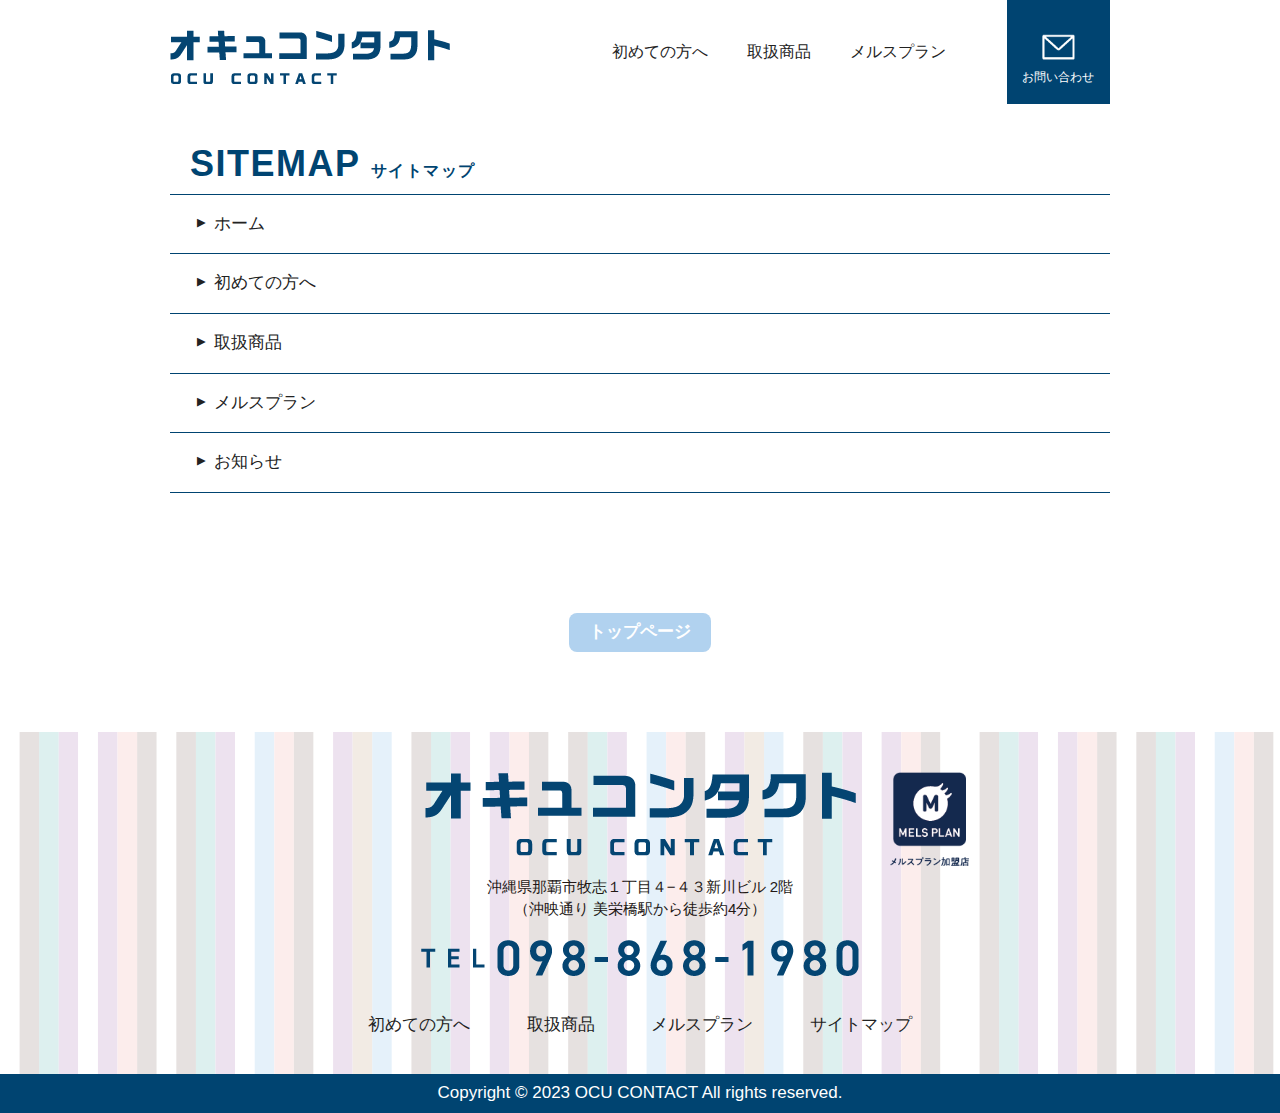
<file: sitemap.html>
<!doctype html>
<html lang="ja">
<head>
<meta charset="utf-8">

<title> サイトマップ - オキュコンタクト | 那覇市牧志のコンタクトレンズ・ケア用品販売店 </title>

<meta name="viewport" content="width=device-width, initial-scale=1.0">
<meta name="format-detection" content="telephone=no">
<meta name="description" content="">
<link rel="shortcut icon" href="">
<link rel="stylesheet" href="./css/style.css">
<link rel="stylesheet" href="./css/common.css">
<link rel="stylesheet" href="./js/slick/slick.css">
<link rel="stylesheet" href="./js/slick/slick-theme.css">
<link rel="stylesheet" href="./css/sitemap.css">
<script src="https://ajax.googleapis.com/ajax/libs/jquery/3.6.0/jquery.min.js"></script>
</head>

<header>
    <div class="header-inner">
        <h1 class="header-logo"><a href="./index.html"><img src="./images/h_logo.png" alt="オキュコンタクト"/></a></h1>
        <nav class="header-nav">
            <ul class="header-nav-list">
                <li><a href="./beginner.html">初めての方へ</a></li>
                <li><a href="./products.html">取扱商品</a></li>
                <li><a href="./melsplan.html">メルスプラン</a></li>
            </ul>
            <div class="header-nav-info"><a href="./app">お問い合わせ</a></div>
        </nav>
        <div class="header-nav-btn"><p>menu</p><span></span><span></span><span></span></div>

    </div>    
</header>

<section class="sitemap">
    <div class="sitemap-inner">
        <h1 data-en="SITEMAP">サイトマップ</h1>
        <ul class="sitemap-list">
            <li><a href="./index.html"><i class="icon-right-dir"></i>ホーム</a></li>
            <li><a href="./beginner.html"><i class="icon-right-dir"></i>初めての方へ</a></li>
            <li><a href="./products.html"><i class="icon-right-dir"></i>取扱商品</a></li>
            <li><a href="./melsplan.html"><i class="icon-right-dir"></i>メルスプラン</a></li>
            <li><a href="./news.html"><i class="icon-right-dir"></i>お知らせ</a></li>
        </ul>
    </div>
</section>


<div class="topPage">
    <a href="./index.html" class="topPage-btn">トップページ</a>
</div>

<div class="pageTop">
    <img src="./images/pagetop.png"/>
</div>


<footer>
    <div class="footer-inner">
        <h1 class="footer-log"><img src="./images/f_logo.png" alt="オキュコンタクト"/></h1>
        <p class="footer-address">
            沖縄県那覇市牧志１丁目４−４３新川ビル 2階<br/>
            （沖映通り 美栄橋駅から徒歩約4分）
        </p>
        <a href="" class="footer-tel"><img src="./images/f_tel.png" alt="098-868-1980"/></a>
        <nav>
            <ul class="footer-nav-list">
                <li><a href="./beginner.html">初めての方へ</a></li>
                <li><a href="./products.html">取扱商品</a></li>
                <li><a href="./melsplan.html">メルスプラン</a></li>
                <li><a href="./sitemap.html">サイトマップ</a></li>
            </ul>
        </nav>
    </div>
    <div class="copyright">
        Copyright &copy; 2023 OCU CONTACT All rights reserved.
    </div>
</footer>
<script src="./js/slick/slick.min.js"></script>

<script src="./js/script.js"></script>
</body>
</html>
</file>
<file: css/style.css>
@charset "UTF-8";html{font-size:62.5%;-webkit-text-size-adjust:none}body{color:#222;background:#fff;margin:0;padding:0;font-size:15px;font-size:1.5rem;font-weight:500;line-height:1.1;font-family:"ヒラギノ角ゴ ProN W3","Hiragino Kaku Gothic Pro","メイリオ",Meiryo,osaka,"ＭＳ Ｐゴシック","Lucida Grande","segoe UI",geneva,verdana,sans-serif;word-wrap:break-word;overflow-wrap:break-word;-webkit-text-size-adjust:none}dd,dl,dt,h1,h2,h3,h4,h5,h6,ol,p,ul{margin:0;padding:0}article,div,footer,header,main,nav,ol,section,ul{margin:0 auto}ol,ul{list-style-type:none}img{border:0;outline:0;vertical-align:bottom}address,em,i{font-style:normal}a{text-decoration:none;outline:none}a:link{color:#222}a:visited{color:#222}a:hover{color:#222}a:active{color:#222}.clear{clear:both}.hide{display:none}.show{display:block}.hide-op{opacity:0}.show-op{opacity:1}a,aside,div,footer,header,i,li,span{-webkit-box-sizing:border-box;box-sizing:border-box}.clearfix{*zoom:1}.clearfix:after,.clearfix:before{content:" ";display:table}.clearfix:after{clear:both}.m-b-0{margin-bottom:0px!important}.m-t-0{margin-top:0px!important}.m-l-0{margin-left:0px!important}.m-r-0{margin-right:0px!important}.p-b-0{padding-bottom:0px!important}.p-t-0{padding-top:0px!important}.p-l-0{padding-left:0px!important}.p-r-0{padding-right:0px!important}.m-b-5{margin-bottom:5px!important}.m-t-5{margin-top:5px!important}.m-l-5{margin-left:5px!important}.m-r-5{margin-right:5px!important}.p-b-5{padding-bottom:5px!important}.p-t-5{padding-top:5px!important}.p-l-5{padding-left:5px!important}.p-r-5{padding-right:5px!important}.m-b-10{margin-bottom:10px!important}.m-t-10{margin-top:10px!important}.m-l-10{margin-left:10px!important}.m-r-10{margin-right:10px!important}.p-b-10{padding-bottom:10px!important}.p-t-10{padding-top:10px!important}.p-l-10{padding-left:10px!important}.p-r-10{padding-right:10px!important}.m-b-15{margin-bottom:15px!important}.m-t-15{margin-top:15px!important}.m-l-15{margin-left:15px!important}.m-r-15{margin-right:15px!important}.p-b-15{padding-bottom:15px!important}.p-t-15{padding-top:15px!important}.p-l-15{padding-left:15px!important}.p-r-15{padding-right:15px!important}.m-b-20{margin-bottom:20px!important}.m-t-20{margin-top:20px!important}.m-l-20{margin-left:20px!important}.m-r-20{margin-right:20px!important}.p-b-20{padding-bottom:20px!important}.p-t-20{padding-top:20px!important}.p-l-20{padding-left:20px!important}.p-r-20{padding-right:20px!important}.m-b-25{margin-bottom:25px!important}.m-t-25{margin-top:25px!important}.m-l-25{margin-left:25px!important}.m-r-25{margin-right:25px!important}.p-b-25{padding-bottom:25px!important}.p-t-25{padding-top:25px!important}.p-l-25{padding-left:25px!important}.p-r-25{padding-right:25px!important}.m-b-30{margin-bottom:30px!important}.m-t-30{margin-top:30px!important}.m-l-30{margin-left:30px!important}.m-r-30{margin-right:30px!important}.p-b-30{padding-bottom:30px!important}.p-t-30{padding-top:30px!important}.p-l-30{padding-left:30px!important}.p-r-30{padding-right:30px!important}.m-b-35{margin-bottom:35px!important}.m-t-35{margin-top:35px!important}.m-l-35{margin-left:35px!important}.m-r-35{margin-right:35px!important}.p-b-35{padding-bottom:35px!important}.p-t-35{padding-top:35px!important}.p-l-35{padding-left:35px!important}.p-r-35{padding-right:35px!important}.m-b-40{margin-bottom:40px!important}.m-t-40{margin-top:40px!important}.m-l-40{margin-left:40px!important}.m-r-40{margin-right:40px!important}.p-b-40{padding-bottom:40px!important}.p-t-40{padding-top:40px!important}.p-l-40{padding-left:40px!important}.p-r-40{padding-right:40px!important}.m-b-45{margin-bottom:45px!important}.m-t-45{margin-top:45px!important}.m-l-45{margin-left:45px!important}.m-r-45{margin-right:45px!important}.p-b-45{padding-bottom:45px!important}.p-t-45{padding-top:45px!important}.p-l-45{padding-left:45px!important}.p-r-45{padding-right:45px!important}.m-b-50{margin-bottom:50px!important}.m-t-50{margin-top:50px!important}.m-l-50{margin-left:50px!important}.m-r-50{margin-right:50px!important}.p-b-50{padding-bottom:50px!important}.p-t-50{padding-top:50px!important}.p-l-50{padding-left:50px!important}.p-r-50{padding-right:50px!important}.size-8{font-size:0.8rem}.size-9{font-size:0.9rem}.size-10{font-size:1rem}.size-11{font-size:1.1rem}.size-12{font-size:1.2rem}.size-13{font-size:1.3rem}.size-14{font-size:1.4rem}.size-15{font-size:1.5rem}.size-16{font-size:1.6rem}.size-17{font-size:1.7rem}.size-18{font-size:1.8rem}.size-19{font-size:1.9rem}.size-20{font-size:2rem}.size-21{font-size:2.1rem}.size-22{font-size:2.2rem}.size-23{font-size:2.3rem}.size-24{font-size:2.4rem}.size-25{font-size:2.5rem}.size-26{font-size:2.6rem}.size-27{font-size:2.7rem}.size-28{font-size:2.8rem}.size-29{font-size:2.9rem}.size-30{font-size:3rem}.size-31{font-size:3.1rem}.size-32{font-size:3.2rem}.size-33{font-size:3.3rem}.size-34{font-size:3.4rem}.size-35{font-size:3.5rem}.size-36{font-size:3.6rem}.size-37{font-size:3.7rem}.size-38{font-size:3.8rem}.size-39{font-size:3.9rem}.size-40{font-size:4rem}.lh-100{line-height:1}.lh-110{line-height:1.1}.lh-120{line-height:1.2}.lh-130{line-height:1.3}.lh-140{line-height:1.4}.lh-150{line-height:1.5}.lh-160{line-height:1.6}.lh-170{line-height:1.7}.lh-180{line-height:1.8}.lh-190{line-height:1.9}.lh-200{line-height:2}[class*=list-icon]>li{padding-left:1.3em;margin-bottom:5px}[class*=list-icon]>li:before{content:"";display:inline-block;width:1.3em;margin-left:-1.3em}[class*=list-icon].list-icon-dot>li:before{content:"・"}[class*=list-icon].list-icon-kome>li:before{content:"※"}[class*=list-icon].list-icon-kuro>li:before{content:"●"}[class*=list-icon].list-icon-shiro>li:before{content:"○"}[class*=list-icon].list-icon-sqb>li:before{content:"■"}[class*=list-icon].list-icon-arrow1>li:before{content:"⇒"}[class*=list-icon].list-icon-star>li:before{content:"☆"}[class*=single-icon]{padding-left:1.3em}[class*=single-icon]:before{content:"";display:inline-block;width:1.3em;margin-left:-1.3em}[class*=single-icon].single-icon-dot:before{content:"・"}[class*=single-icon].single-icon-kome:before{content:"※"}[class*=single-icon].single-icon-kuro:before{content:"●"}[class*=single-icon].single-icon-shiro:before{content:"○"}[class*=single-icon].single-icon-sqb:before{content:"■"}[class*=single-icon].single-icon-arrow1:before{content:"⇒"}[class*=single-icon].single-icon-star:before{content:"☆"}.list-num-decimal{padding-left:1.3em}.list-num-decimal>li{list-style-type:decimal}.list-num-maru>li{padding-left:1.3em;margin-bottom:5px}.list-num-maru>li:before{content:"";display:inline-block;width:1.3em;margin-left:-1.3em}.list-num-maru>li:first-child:before{content:"①"}.list-num-maru>li:nth-child(2):before{content:"②"}.list-num-maru>li:nth-child(3):before{content:"③"}.list-num-maru>li:nth-child(4):before{content:"④"}.list-num-maru>li:nth-child(5):before{content:"⑤"}.list-num-maru>li:nth-child(6):before{content:"⑥"}.list-num-maru>li:nth-child(7):before{content:"⑦"}.list-num-maru>li:nth-child(8):before{content:"⑧"}.list-num-maru>li:nth-child(9):before{content:"⑨"}.single-num-maru{padding-left:1.3em}.single-num-maru:before{content:"";display:inline-block;width:1.3em;margin-left:-1.3em}.single-num-maru:first-of-type:before{content:"①"}.single-num-maru:nth-of-type(2):before{content:"②"}.single-num-maru:nth-of-type(3):before{content:"③"}.single-num-maru:nth-of-type(4):before{content:"④"}.single-num-maru:nth-of-type(5):before{content:"⑤"}.single-num-maru:nth-of-type(6):before{content:"⑥"}.single-num-maru:nth-of-type(7):before{content:"⑦"}.single-num-maru:nth-of-type(8):before{content:"⑧"}.single-num-maru:nth-of-type(9):before{content:"⑨"}.list-num-kome{counter-reset:number 0}.list-num-kome>li{padding-left:2em;margin-bottom:5px}.list-num-kome>li:before{counter-increment:number 1;content:"※" counter(number);display:inline-block;width:2em;margin-left:-2em}.color-red{color:#e60012!important}.color-blue{color:blue!important}.color-green{color:#769d42!important}.color-yellow{color:yellow!important}.color-pink{color:#f1529f!important}.color-darkpink{color:#e42b83!important}.color-lightpink{color:#ee86a1!important}.color-sky{color:#65aadd!important}.color-navy{color:#005ca2!important}.color-black{color:#222!important}a,article,aside,div,footer,h1,h2,h3,h4,h5,h6,header,li,nav,section,strong,td,th{-webkit-box-sizing:border-box;box-sizing:border-box}.gray{-webkit-font-smoothing:antialiased;-webkit-font-smoothing:subpixel-antialiased;-moz-osx-font-smoothing:grayscale}hr[class*=size]{border:0;margin:0;padding:0}hr.size1{border-bottom:1px solid #000}hr.size2{border-bottom:2px solid #000}hr.size3{border-bottom:3px solid #000}.mincho{font-family:"游明朝",YuMincho,"ヒラギノ明朝 ProN W3","Hiragino Mincho ProN","ＭＳ Ｐ明朝","ＭＳ 明朝",serif}.gothic{font-family:"ヒラギノ角ゴ ProN W3","Hiragino Kaku Gothic Pro","メイリオ",Meiryo,osaka,"ＭＳ Ｐゴシック","Lucida Grande","segoe UI",geneva,verdana,sans-serif}.at :before{content:"@"}.dot:before{content:"."}.sp,.sp600,.sp767,.spi{display:none!important}@media (max-width:600px){.sp600{display:block!important}.pc600{display:none!important}}@media (max-width:767px){.sp767{display:block!important}.pc767{display:none!important}}@media (max-width:767px){.sp{display:block!important}.pc{display:none!important}.spi{display:inline-block!important}.pci{display:none!important}}.al-l{text-align:left!important}.al-r{text-align:right!important}.al-c{text-align:center!important}@media screen and (max-width:767px){.sp-al-l{text-align:left!important}.sp-al-r{text-align:right!important}.sp-al-c{text-align:center!important}}img.img-fit{max-width:100%;height:auto}img.img-center{display:block;margin:0 auto}.tile{display:-webkit-box;display:-ms-flexbox;display:flex;-ms-flex-wrap:wrap;flex-wrap:wrap}.tile>*{-webkit-box-sizing:border-box;box-sizing:border-box;margin:0}.gc>*{display:-webkit-box;display:-ms-flexbox;display:flex}.gc>*>*{-ms-flex-preferred-size:100%;flex-basis:100%}@media (min-width:0){.tile[class*=a1]>*{-ms-flex-preferred-size:100%;flex-basis:100%;max-width:100%}.tile[class*=a2]>*{-ms-flex-preferred-size:50%;flex-basis:50%;max-width:50%}.tile[class*=a3]>*{-ms-flex-preferred-size:33.3333333333%;flex-basis:33.3333333333%;max-width:33.3333333333%}.tile[class*=a4]>*{-ms-flex-preferred-size:25%;flex-basis:25%;max-width:25%}.tile[class*=a5]>*{-ms-flex-preferred-size:20%;flex-basis:20%;max-width:20%}.tile[class*=a6]>*{-ms-flex-preferred-size:16.6666666667%;flex-basis:16.6666666667%;max-width:16.6666666667%}.tile[class*=a7]>*{-ms-flex-preferred-size:14.2857142857%;flex-basis:14.2857142857%;max-width:14.2857142857%}.tile[class*=a8]>*{-ms-flex-preferred-size:12.5%;flex-basis:12.5%;max-width:12.5%}.tile[class*=am0]{margin:0 -0px -0px}.tile[class*=am0]>*{padding:0 0px 0px}.tile[class*=am5]{margin:0 -2.5px -5px}.tile[class*=am5]>*{padding:0 2.5px 5px}.tile[class*=am10]{margin:0 -5px -10px}.tile[class*=am10]>*{padding:0 5px 10px}.tile[class*=am15]{margin:0 -7.5px -15px}.tile[class*=am15]>*{padding:0 7.5px 15px}.tile[class*=am20]{margin:0 -10px -20px}.tile[class*=am20]>*{padding:0 10px 20px}.tile[class*=am25]{margin:0 -12.5px -25px}.tile[class*=am25]>*{padding:0 12.5px 25px}.tile[class*=am30]{margin:0 -15px -30px}.tile[class*=am30]>*{padding:0 15px 30px}.tile[class*=am35]{margin:0 -17.5px -35px}.tile[class*=am35]>*{padding:0 17.5px 35px}.tile[class*=am40]{margin:0 -20px -40px}.tile[class*=am40]>*{padding:0 20px 40px}.tile[class*=am45]{margin:0 -22.5px -45px}.tile[class*=am45]>*{padding:0 22.5px 45px}.tile[class*=am50]{margin:0 -25px -50px}.tile[class*=am50]>*{padding:0 25px 50px}.tile[class*=am55]{margin:0 -27.5px -55px}.tile[class*=am55]>*{padding:0 27.5px 55px}.tile[class*=am60]{margin:0 -30px -60px}.tile[class*=am60]>*{padding:0 30px 60px}.tile[class*=am65]{margin:0 -32.5px -65px}.tile[class*=am65]>*{padding:0 32.5px 65px}.tile[class*=am70]{margin:0 -35px -70px}.tile[class*=am70]>*{padding:0 35px 70px}.tile[class*=am75]{margin:0 -37.5px -75px}.tile[class*=am75]>*{padding:0 37.5px 75px}.tile[class*=am80]{margin:0 -40px -80px}.tile[class*=am80]>*{padding:0 40px 80px}}@media (min-width:375px){.tile[class*=b1]>*{-ms-flex-preferred-size:100%;flex-basis:100%;max-width:100%}.tile[class*=b2]>*{-ms-flex-preferred-size:50%;flex-basis:50%;max-width:50%}.tile[class*=b3]>*{-ms-flex-preferred-size:33.3333333333%;flex-basis:33.3333333333%;max-width:33.3333333333%}.tile[class*=b4]>*{-ms-flex-preferred-size:25%;flex-basis:25%;max-width:25%}.tile[class*=b5]>*{-ms-flex-preferred-size:20%;flex-basis:20%;max-width:20%}.tile[class*=b6]>*{-ms-flex-preferred-size:16.6666666667%;flex-basis:16.6666666667%;max-width:16.6666666667%}.tile[class*=b7]>*{-ms-flex-preferred-size:14.2857142857%;flex-basis:14.2857142857%;max-width:14.2857142857%}.tile[class*=b8]>*{-ms-flex-preferred-size:12.5%;flex-basis:12.5%;max-width:12.5%}.tile[class*=bm0]{margin:0 -0px -0px}.tile[class*=bm0]>*{padding:0 0px 0px}.tile[class*=bm5]{margin:0 -2.5px -5px}.tile[class*=bm5]>*{padding:0 2.5px 5px}.tile[class*=bm10]{margin:0 -5px -10px}.tile[class*=bm10]>*{padding:0 5px 10px}.tile[class*=bm15]{margin:0 -7.5px -15px}.tile[class*=bm15]>*{padding:0 7.5px 15px}.tile[class*=bm20]{margin:0 -10px -20px}.tile[class*=bm20]>*{padding:0 10px 20px}.tile[class*=bm25]{margin:0 -12.5px -25px}.tile[class*=bm25]>*{padding:0 12.5px 25px}.tile[class*=bm30]{margin:0 -15px -30px}.tile[class*=bm30]>*{padding:0 15px 30px}.tile[class*=bm35]{margin:0 -17.5px -35px}.tile[class*=bm35]>*{padding:0 17.5px 35px}.tile[class*=bm40]{margin:0 -20px -40px}.tile[class*=bm40]>*{padding:0 20px 40px}.tile[class*=bm45]{margin:0 -22.5px -45px}.tile[class*=bm45]>*{padding:0 22.5px 45px}.tile[class*=bm50]{margin:0 -25px -50px}.tile[class*=bm50]>*{padding:0 25px 50px}.tile[class*=bm55]{margin:0 -27.5px -55px}.tile[class*=bm55]>*{padding:0 27.5px 55px}.tile[class*=bm60]{margin:0 -30px -60px}.tile[class*=bm60]>*{padding:0 30px 60px}.tile[class*=bm65]{margin:0 -32.5px -65px}.tile[class*=bm65]>*{padding:0 32.5px 65px}.tile[class*=bm70]{margin:0 -35px -70px}.tile[class*=bm70]>*{padding:0 35px 70px}.tile[class*=bm75]{margin:0 -37.5px -75px}.tile[class*=bm75]>*{padding:0 37.5px 75px}.tile[class*=bm80]{margin:0 -40px -80px}.tile[class*=bm80]>*{padding:0 40px 80px}}@media (min-width:414px){.tile[class*=c1]>*{-ms-flex-preferred-size:100%;flex-basis:100%;max-width:100%}.tile[class*=c2]>*{-ms-flex-preferred-size:50%;flex-basis:50%;max-width:50%}.tile[class*=c3]>*{-ms-flex-preferred-size:33.3333333333%;flex-basis:33.3333333333%;max-width:33.3333333333%}.tile[class*=c4]>*{-ms-flex-preferred-size:25%;flex-basis:25%;max-width:25%}.tile[class*=c5]>*{-ms-flex-preferred-size:20%;flex-basis:20%;max-width:20%}.tile[class*=c6]>*{-ms-flex-preferred-size:16.6666666667%;flex-basis:16.6666666667%;max-width:16.6666666667%}.tile[class*=c7]>*{-ms-flex-preferred-size:14.2857142857%;flex-basis:14.2857142857%;max-width:14.2857142857%}.tile[class*=c8]>*{-ms-flex-preferred-size:12.5%;flex-basis:12.5%;max-width:12.5%}.tile[class*=cm0]{margin:0 -0px -0px}.tile[class*=cm0]>*{padding:0 0px 0px}.tile[class*=cm5]{margin:0 -2.5px -5px}.tile[class*=cm5]>*{padding:0 2.5px 5px}.tile[class*=cm10]{margin:0 -5px -10px}.tile[class*=cm10]>*{padding:0 5px 10px}.tile[class*=cm15]{margin:0 -7.5px -15px}.tile[class*=cm15]>*{padding:0 7.5px 15px}.tile[class*=cm20]{margin:0 -10px -20px}.tile[class*=cm20]>*{padding:0 10px 20px}.tile[class*=cm25]{margin:0 -12.5px -25px}.tile[class*=cm25]>*{padding:0 12.5px 25px}.tile[class*=cm30]{margin:0 -15px -30px}.tile[class*=cm30]>*{padding:0 15px 30px}.tile[class*=cm35]{margin:0 -17.5px -35px}.tile[class*=cm35]>*{padding:0 17.5px 35px}.tile[class*=cm40]{margin:0 -20px -40px}.tile[class*=cm40]>*{padding:0 20px 40px}.tile[class*=cm45]{margin:0 -22.5px -45px}.tile[class*=cm45]>*{padding:0 22.5px 45px}.tile[class*=cm50]{margin:0 -25px -50px}.tile[class*=cm50]>*{padding:0 25px 50px}.tile[class*=cm55]{margin:0 -27.5px -55px}.tile[class*=cm55]>*{padding:0 27.5px 55px}.tile[class*=cm60]{margin:0 -30px -60px}.tile[class*=cm60]>*{padding:0 30px 60px}.tile[class*=cm65]{margin:0 -32.5px -65px}.tile[class*=cm65]>*{padding:0 32.5px 65px}.tile[class*=cm70]{margin:0 -35px -70px}.tile[class*=cm70]>*{padding:0 35px 70px}.tile[class*=cm75]{margin:0 -37.5px -75px}.tile[class*=cm75]>*{padding:0 37.5px 75px}.tile[class*=cm80]{margin:0 -40px -80px}.tile[class*=cm80]>*{padding:0 40px 80px}}@media (min-width:768px){.tile[class*=d1]>*{-ms-flex-preferred-size:100%;flex-basis:100%;max-width:100%}.tile[class*=d2]>*{-ms-flex-preferred-size:50%;flex-basis:50%;max-width:50%}.tile[class*=d3]>*{-ms-flex-preferred-size:33.3333333333%;flex-basis:33.3333333333%;max-width:33.3333333333%}.tile[class*=d4]>*{-ms-flex-preferred-size:25%;flex-basis:25%;max-width:25%}.tile[class*=d5]>*{-ms-flex-preferred-size:20%;flex-basis:20%;max-width:20%}.tile[class*=d6]>*{-ms-flex-preferred-size:16.6666666667%;flex-basis:16.6666666667%;max-width:16.6666666667%}.tile[class*=d7]>*{-ms-flex-preferred-size:14.2857142857%;flex-basis:14.2857142857%;max-width:14.2857142857%}.tile[class*=d8]>*{-ms-flex-preferred-size:12.5%;flex-basis:12.5%;max-width:12.5%}.tile[class*=dm0]{margin:0 -0px -0px}.tile[class*=dm0]>*{padding:0 0px 0px}.tile[class*=dm5]{margin:0 -2.5px -5px}.tile[class*=dm5]>*{padding:0 2.5px 5px}.tile[class*=dm10]{margin:0 -5px -10px}.tile[class*=dm10]>*{padding:0 5px 10px}.tile[class*=dm15]{margin:0 -7.5px -15px}.tile[class*=dm15]>*{padding:0 7.5px 15px}.tile[class*=dm20]{margin:0 -10px -20px}.tile[class*=dm20]>*{padding:0 10px 20px}.tile[class*=dm25]{margin:0 -12.5px -25px}.tile[class*=dm25]>*{padding:0 12.5px 25px}.tile[class*=dm30]{margin:0 -15px -30px}.tile[class*=dm30]>*{padding:0 15px 30px}.tile[class*=dm35]{margin:0 -17.5px -35px}.tile[class*=dm35]>*{padding:0 17.5px 35px}.tile[class*=dm40]{margin:0 -20px -40px}.tile[class*=dm40]>*{padding:0 20px 40px}.tile[class*=dm45]{margin:0 -22.5px -45px}.tile[class*=dm45]>*{padding:0 22.5px 45px}.tile[class*=dm50]{margin:0 -25px -50px}.tile[class*=dm50]>*{padding:0 25px 50px}.tile[class*=dm55]{margin:0 -27.5px -55px}.tile[class*=dm55]>*{padding:0 27.5px 55px}.tile[class*=dm60]{margin:0 -30px -60px}.tile[class*=dm60]>*{padding:0 30px 60px}.tile[class*=dm65]{margin:0 -32.5px -65px}.tile[class*=dm65]>*{padding:0 32.5px 65px}.tile[class*=dm70]{margin:0 -35px -70px}.tile[class*=dm70]>*{padding:0 35px 70px}.tile[class*=dm75]{margin:0 -37.5px -75px}.tile[class*=dm75]>*{padding:0 37.5px 75px}.tile[class*=dm80]{margin:0 -40px -80px}.tile[class*=dm80]>*{padding:0 40px 80px}}@media (min-width:1024px){.tile[class*=e1]>*{-ms-flex-preferred-size:100%;flex-basis:100%;max-width:100%}.tile[class*=e2]>*{-ms-flex-preferred-size:50%;flex-basis:50%;max-width:50%}.tile[class*=e3]>*{-ms-flex-preferred-size:33.3333333333%;flex-basis:33.3333333333%;max-width:33.3333333333%}.tile[class*=e4]>*{-ms-flex-preferred-size:25%;flex-basis:25%;max-width:25%}.tile[class*=e5]>*{-ms-flex-preferred-size:20%;flex-basis:20%;max-width:20%}.tile[class*=e6]>*{-ms-flex-preferred-size:16.6666666667%;flex-basis:16.6666666667%;max-width:16.6666666667%}.tile[class*=e7]>*{-ms-flex-preferred-size:14.2857142857%;flex-basis:14.2857142857%;max-width:14.2857142857%}.tile[class*=e8]>*{-ms-flex-preferred-size:12.5%;flex-basis:12.5%;max-width:12.5%}.tile[class*=em0]{margin:0 -0px -0px}.tile[class*=em0]>*{padding:0 0px 0px}.tile[class*=em5]{margin:0 -2.5px -5px}.tile[class*=em5]>*{padding:0 2.5px 5px}.tile[class*=em10]{margin:0 -5px -10px}.tile[class*=em10]>*{padding:0 5px 10px}.tile[class*=em15]{margin:0 -7.5px -15px}.tile[class*=em15]>*{padding:0 7.5px 15px}.tile[class*=em20]{margin:0 -10px -20px}.tile[class*=em20]>*{padding:0 10px 20px}.tile[class*=em25]{margin:0 -12.5px -25px}.tile[class*=em25]>*{padding:0 12.5px 25px}.tile[class*=em30]{margin:0 -15px -30px}.tile[class*=em30]>*{padding:0 15px 30px}.tile[class*=em35]{margin:0 -17.5px -35px}.tile[class*=em35]>*{padding:0 17.5px 35px}.tile[class*=em40]{margin:0 -20px -40px}.tile[class*=em40]>*{padding:0 20px 40px}.tile[class*=em45]{margin:0 -22.5px -45px}.tile[class*=em45]>*{padding:0 22.5px 45px}.tile[class*=em50]{margin:0 -25px -50px}.tile[class*=em50]>*{padding:0 25px 50px}.tile[class*=em55]{margin:0 -27.5px -55px}.tile[class*=em55]>*{padding:0 27.5px 55px}.tile[class*=em60]{margin:0 -30px -60px}.tile[class*=em60]>*{padding:0 30px 60px}.tile[class*=em65]{margin:0 -32.5px -65px}.tile[class*=em65]>*{padding:0 32.5px 65px}.tile[class*=em70]{margin:0 -35px -70px}.tile[class*=em70]>*{padding:0 35px 70px}.tile[class*=em75]{margin:0 -37.5px -75px}.tile[class*=em75]>*{padding:0 37.5px 75px}.tile[class*=em80]{margin:0 -40px -80px}.tile[class*=em80]>*{padding:0 40px 80px}}@media (min-width:1025px){.tile[class*=f1]>*{-ms-flex-preferred-size:100%;flex-basis:100%;max-width:100%}.tile[class*=f2]>*{-ms-flex-preferred-size:50%;flex-basis:50%;max-width:50%}.tile[class*=f3]>*{-ms-flex-preferred-size:33.3333333333%;flex-basis:33.3333333333%;max-width:33.3333333333%}.tile[class*=f4]>*{-ms-flex-preferred-size:25%;flex-basis:25%;max-width:25%}.tile[class*=f5]>*{-ms-flex-preferred-size:20%;flex-basis:20%;max-width:20%}.tile[class*=f6]>*{-ms-flex-preferred-size:16.6666666667%;flex-basis:16.6666666667%;max-width:16.6666666667%}.tile[class*=f7]>*{-ms-flex-preferred-size:14.2857142857%;flex-basis:14.2857142857%;max-width:14.2857142857%}.tile[class*=f8]>*{-ms-flex-preferred-size:12.5%;flex-basis:12.5%;max-width:12.5%}.tile[class*=fm0]{margin:0 -0px -0px}.tile[class*=fm0]>*{padding:0 0px 0px}.tile[class*=fm5]{margin:0 -2.5px -5px}.tile[class*=fm5]>*{padding:0 2.5px 5px}.tile[class*=fm10]{margin:0 -5px -10px}.tile[class*=fm10]>*{padding:0 5px 10px}.tile[class*=fm15]{margin:0 -7.5px -15px}.tile[class*=fm15]>*{padding:0 7.5px 15px}.tile[class*=fm20]{margin:0 -10px -20px}.tile[class*=fm20]>*{padding:0 10px 20px}.tile[class*=fm25]{margin:0 -12.5px -25px}.tile[class*=fm25]>*{padding:0 12.5px 25px}.tile[class*=fm30]{margin:0 -15px -30px}.tile[class*=fm30]>*{padding:0 15px 30px}.tile[class*=fm35]{margin:0 -17.5px -35px}.tile[class*=fm35]>*{padding:0 17.5px 35px}.tile[class*=fm40]{margin:0 -20px -40px}.tile[class*=fm40]>*{padding:0 20px 40px}.tile[class*=fm45]{margin:0 -22.5px -45px}.tile[class*=fm45]>*{padding:0 22.5px 45px}.tile[class*=fm50]{margin:0 -25px -50px}.tile[class*=fm50]>*{padding:0 25px 50px}.tile[class*=fm55]{margin:0 -27.5px -55px}.tile[class*=fm55]>*{padding:0 27.5px 55px}.tile[class*=fm60]{margin:0 -30px -60px}.tile[class*=fm60]>*{padding:0 30px 60px}.tile[class*=fm65]{margin:0 -32.5px -65px}.tile[class*=fm65]>*{padding:0 32.5px 65px}.tile[class*=fm70]{margin:0 -35px -70px}.tile[class*=fm70]>*{padding:0 35px 70px}.tile[class*=fm75]{margin:0 -37.5px -75px}.tile[class*=fm75]>*{padding:0 37.5px 75px}.tile[class*=fm80]{margin:0 -40px -80px}.tile[class*=fm80]>*{padding:0 40px 80px}}.slick-slider{position:relative;display:block;-webkit-box-sizing:border-box;box-sizing:border-box;-webkit-user-select:none;-moz-user-select:none;-ms-user-select:none;user-select:none;-webkit-touch-callout:none;-khtml-user-select:none;-ms-touch-action:pan-y;touch-action:pan-y;-webkit-tap-highlight-color:transparent}.slick-list{position:relative;display:block;margin:0;padding:0}.slick-list:focus{outline:none}.slick-list.dragging{cursor:pointer;cursor:hand}.slick-slider .slick-list,.slick-slider .slick-track{-webkit-transform:translate3d(0,0,0);transform:translate3d(0,0,0)}.slick-track{position:relative;top:0;left:0;display:block;margin-left:auto;margin-right:auto}.slick-track:after,.slick-track:before{display:table;content:""}.slick-track:after{clear:both}.slick-loading .slick-track{visibility:hidden}.slick-slide{display:none;float:left;height:100%;min-height:1px}[dir=rtl] .slick-slide{float:right}.slick-slide img{display:block}.slick-slide.slick-loading img{display:none}.slick-slide.dragging img{pointer-events:none}.slick-initialized .slick-slide{display:block}.slick-loading .slick-slide{visibility:hidden}.slick-vertical .slick-slide{display:block;height:auto;border:1px solid transparent}.slick-arrow.slick-hidden{display:none}@font-face{font-family:"font";src:url("../font/font.eot?76639741");src:url("../font/font.eot?76639741#iefix") format("embedded-opentype"),url("../font/font.woff2?76639741") format("woff2"),url("../font/font.woff?76639741") format("woff"),url("../font/font.ttf?76639741") format("truetype"),url("../font/font.svg?76639741#font") format("svg");font-weight:normal;font-style:normal}[class*=" icon-"]:before,[class^=icon-]:before{font-family:"font";font-style:normal;font-weight:normal;speak:never;display:inline-block;text-decoration:inherit;width:1em;margin-right:0.2em;text-align:center;font-variant:normal;text-transform:none;line-height:1em;margin-left:0.2em;-webkit-font-smoothing:antialiased;-moz-osx-font-smoothing:grayscale}.icon-down-dir:before{content:""}.icon-left-dir:before{content:""}.icon-right-dir:before{content:""}.icon-up-dir:before{content:""}.icon-up-open-big:before{content:""}.icon-angle-right:before{content:""}.icon-copyright:before{content:""}.nav-button-wrap{background:#fff;padding:9px 9px 0 9px;height:50px;position:fixed;top:15px;right:15px;font-size:0;text-align:center;cursor:pointer;z-index:10;display:none;-webkit-transition:0s;transition:0s;border:1px solid #000}.nav-button-wrap strong{font-size:0.8rem;color:#222;display:block;text-align:center;margin-top:6px;line-height:1;-webkit-transition:0.3s;transition:0.3s;letter-spacing:1px}.nav-button-wrap.active{background:#fff}.nav-button-wrap.active strong{color:#222}.nav-button{position:relative;width:30px;height:18px}.nav-button span{display:block;position:absolute;-webkit-transition:all 0.4s;transition:all 0.4s;width:100%;height:2px;background:#222}.nav-button span:first-of-type{top:0}.nav-button span:nth-of-type(2){top:8px}.nav-button span:nth-of-type(3){bottom:0}.nav-button.active span{background:#222}.nav-button.active span:first-of-type{-webkit-transform:translateY(8px) rotate(-35deg);transform:translateY(8px) rotate(-35deg)}.nav-button.active span:nth-of-type(2){opacity:0;-webkit-transform:translateX(-4px);transform:translateX(-4px)}.nav-button.active span:nth-of-type(3){-webkit-transform:translateY(-8px) rotate(35deg);transform:translateY(-8px) rotate(35deg)}@media (max-width:767px){.nav-button-wrap{display:block}}.form{}.form button,.form input{vertical-align:middle;outline:0;-webkit-box-sizing:border-box;box-sizing:border-box}.form [type=email],.form [type=number],.form [type=password],.form [type=search],.form [type=tel],.form [type=text],.form [type=url]{width:100%;border:1px solid #ccc;padding:0 10px;border-radius:0;height:38px;background:#fff;-webkit-box-shadow:0;box-shadow:0;font-size:16px;-webkit-transition:0.3s;transition:0.3s;-webkit-appearance:none}.form [type=email]:focus,.form [type=number]:focus,.form [type=password]:focus,.form [type=search]:focus,.form [type=tel]:focus,.form [type=text]:focus,.form [type=url]:focus{background:#fff}.form [type=search]:focus{outline-offset:-2px}.form [type=search]:-webkit-search-decoration{display:none;-webkit-appearance:searchfield-decoration}.form .f-search{display:table;border-collapse:collapse}.form .f-search .f-search-l{display:table-cell;width:100%}.form .f-search .f-search-l [type=search],.form .f-search .f-search-l [type=text]{border-radius:0 0 0 0;border-right:0}.form .f-search .f-search-r{display:table-cell}.form .f-search .f-search-r [type=button],.form .f-search .f-search-r [type=submit]{border-radius:0 0 0 0;height:38px;position:relative}.form [type=file]{width:100%;height:38px;border-radius:0;display:none}@-moz-document url-prefix(){.form [type=file]{padding:7px}}.form .f-thumb img{margin-top:10px;max-width:200px;height:auto}.form .f-thumb span{font-size:13px;display:block;margin-top:10px;color:#f00}.form .f-file{position:relative;width:100%;border-collapse:collapse}.form .f-file .f-file-l{vertical-align:top;margin-right:30px}.form .f-file .f-file-l label{background:#fff;display:block;cursor:pointer;padding:0 10px;border-radius:0 0 0 0;border-right:0;overflow-x:hidden;padding-right:70px}.form .f-file .f-file-l label div{width:auto;line-height:38px;white-space:nowrap;overflow-x:hidden;text-overflow:ellipsis}.form .f-file .f-file-l label:hover{background:#ffffe6}.form .f-file .f-file-r{position:absolute;top:0;right:0;vertical-align:top}.form .f-file .f-file-r [type=button]{border-radius:0 0 0 0;height:38px;position:relative}.form .f-textarea{border:1px solid #ccc;background:#fff;border-radius:0;padding:10px;-webkit-transition:0.3s;transition:0.3s;-webkit-box-shadow:0;box-shadow:0}.form .f-textarea.on{background:#fff;-webkit-box-shadow:0 0 0 2px #17B2E2 inset;box-shadow:0 0 0 2px #17B2E2 inset}.form textarea{-webkit-appearance:none;width:100%;border:0;background:none;resize:none;font-size:16px;-webkit-box-shadow:0 0 0 0 rgba(0,0,0,0);box-shadow:0 0 0 0 rgba(0,0,0,0)}.form select{-webkit-appearance:none;-moz-appearance:none;appearance:none;border:0;background:none transparent;width:100%;padding:0 35px 0 10px;height:38px;position:relative;z-index:1;font-size:16px;cursor:pointer}.form selectfocus{outline:none}.form select::-ms-expand{display:none}.form select option{background:#fff}.form select:active{font-weight:bold}.form .f-select{padding:0;position:relative;background:#fff;border-bottom:1px solid #ddd;-webkit-box-shadow:0;box-shadow:0}.form .f-select i{position:absolute;top:50%;right:10px;margin-top:-0.5em;content:"";font-size:3rem;color:#ddd}.form .f-select:hover{background:#f7f7f7}.form .f-select:hover:after{background-color:#f29d96}.form [class*=f-checkbox]{font-size:0}.form [class*=f-checkbox] label{font-size:16px;position:relative;display:block;background:#eee;height:38px;line-height:38px;padding:0 10px 0 35px;border-radius:5px;-webkit-transition:0.3s;transition:0.3s;cursor:pointer}.form [class*=f-checkbox] label:before{position:absolute;content:"";top:50%;left:10px;width:18px;height:18px;margin-top:-9px;background:#ccc;border-radius:3px}.form [class*=f-checkbox] label:hover{background:#ddd}.form [class*=f-checkbox] [type=checkbox]{display:none}.form [class*=f-checkbox] [type=checkbox]:checked+label:after{position:absolute;content:"";top:50%;left:10px;width:18px;height:18px;margin-top:-9px;border-radius:3px;background:#f29d96 url(data:image/svg+xml,%3C%3Fxml%20version%3D%221.0%22%20encoding%3D%22utf-8%22%3F%3E%0A%3C%21--%20Generator%3A%20Adobe%20Illustrator%2017.1.0%2C%20SVG%20Export%20Plug-In%20.%20SVG%20Version%3A%206.00%20Build%200%29%20%20--%3E%0A%3C%21DOCTYPE%20svg%20PUBLIC%20%22-//W3C//DTD%20SVG%201.1//EN%22%20%22http%3A//www.w3.org/Graphics/SVG/1.1/DTD/svg11.dtd%22%3E%0A%3Csvg%20version%3D%221.1%22%20id%3D%22%u30EC%u30A4%u30E4%u30FC_2%22%20xmlns%3D%22http%3A//www.w3.org/2000/svg%22%20xmlns%3Axlink%3D%22http%3A//www.w3.org/1999/xlink%22%20x%3D%220px%22%0A%09%20y%3D%220px%22%20viewBox%3D%220%200%2018.2%2018%22%20enable-background%3D%22new%200%200%2018.2%2018%22%20xml%3Aspace%3D%22preserve%22%3E%0A%3Cpolyline%20fill%3D%22none%22%20stroke%3D%22%23FFFFFF%22%20stroke-width%3D%223%22%20stroke-miterlimit%3D%2210%22%20points%3D%2214.5%2C6%208%2C12.5%203.7%2C8.2%20%22/%3E%0A%3C/svg%3E%0A)}.form .f-checkbox-w label{display:inline-block;margin-right:10px}.form .f-checkbox-w label:last-child{margin-right:0}.form .f-checkbox-h label{margin-bottom:10px}.form .f-checkbox-h label:last-child{margin-bottom:0}.form span.wpcf7-list-item.first{margin-right:10px}.form [class*=f-radio]{font-size:0}.form [class*=f-radio] span.wpcf7-list-item-label{font-size:16px;position:relative;display:block;background:#fff;height:38px;line-height:38px;padding:0 10px 0 35px;border:1px solid #ccc;-webkit-transition:0.3s;transition:0.3s;cursor:pointer;width:100px;-webkit-box-shadow:0;box-shadow:0}.form [class*=f-radio] span.wpcf7-list-item-label:before{position:absolute;content:"";top:50%;left:10px;width:18px;height:18px;margin-top:-9px;background:#ccc;border-radius:50%}.form [class*=f-radio] span.wpcf7-list-item-label:hover{background:#f5f5f5}.form [class*=f-radio] [type=radio]{display:none}.form [class*=f-radio] [type=radio]:checked+span.wpcf7-list-item-label:before{background:#f29d96}.form [class*=f-radio] [type=radio]:checked+span.wpcf7-list-item-label:after{position:absolute;content:"";top:50%;left:14px;width:10px;height:10px;margin-top:-5px;border-radius:50%;background:#fff}.form .f-radio-w label{display:inline-block;margin-right:10px}.form .f-radio-w label:last-child{margin-right:0}.form .f-radio-h label{margin-bottom:10px}.form .f-radio-h label:last-child{margin-bottom:0}.form [type=button],.form [type=reset],.form [type=submit]{width:100%;border:0;border-radius:0;padding:0 20px;height:48px;background:#604c3f;color:#fff;-webkit-transition:0.3s;transition:0.3s;font-size:14px;cursor:pointer;outline:1px dashed rgba(255,255,255,0.4);outline-offset:-4px;-webkit-appearance:none}.form [type=button]:hover,.form [type=reset]:hover,.form [type=submit]:hover{background:#7a604e}.form [type=button].f-bfit,.form [type=reset].f-bfit,.form [type=submit].f-bfit{height:38px}.form .f-group-w{display:table;width:100%;font-size:0}.form .f-group-w label{display:table-cell;height:38px;line-height:38px;padding:0 10px 0 35px;border-radius:0;border-right:1px solid #ccc}.form .f-group-w label:first-of-type{border-radius:5px 0 0 5px}.form .f-group-w label:last-of-type{border-radius:0 5px 5px 0;margin-right:0;border:0}.form .f-group-w label:only-of-type{border-radius:5px;margin-right:0;border:0}.form .f-group-h label{border-radius:0;border-bottom:1px solid #ccc}.form .f-group-h label:first-of-type{border-radius:5px 5px 0 0}.form .f-group-h label:last-of-type{border-radius:0 0 5px 5px;border:0}.form .f-group-h label:only-of-type{border-radius:5px;border:0}.form .f-box{display:table;border-collapse:collapse}.form .f-box .f-box-l{display:table-cell;vertical-align:top;width:100%}.form .f-box .f-box-l .f-file label,.form .f-box .f-box-l [type=search],.form .f-box .f-box-l [type=text]{border-radius:0 0 0 0;border-right:0}.form .f-box .f-box-r{display:table-cell;vertical-align:top}.form .f-box .f-box-r [type=button],.form .f-box .f-box-r [type=submit]{border-radius:0 0 0 0;height:38px;position:relative}.form [class*=f-size]{width:100%;max-width:100%}.form .f-size-auto{width:auto;display:inline-block}.form button.f-size-1,.form div.f-size-1,.form input.f-size-1,.form label.f-size-1,.form textarea.f-size-1{max-width:50px;width:100%}.form button.f-size-2,.form div.f-size-2,.form input.f-size-2,.form label.f-size-2,.form textarea.f-size-2{max-width:100px;width:100%}.form button.f-size-3,.form div.f-size-3,.form input.f-size-3,.form label.f-size-3,.form textarea.f-size-3{max-width:150px;width:100%}.form button.f-size-4,.form div.f-size-4,.form input.f-size-4,.form label.f-size-4,.form textarea.f-size-4{max-width:200px;width:100%}.form button.f-size-5,.form div.f-size-5,.form input.f-size-5,.form label.f-size-5,.form textarea.f-size-5{max-width:250px;width:100%}.form button.f-size-6,.form div.f-size-6,.form input.f-size-6,.form label.f-size-6,.form textarea.f-size-6{max-width:300px;width:100%}.form button.f-size-7,.form div.f-size-7,.form input.f-size-7,.form label.f-size-7,.form textarea.f-size-7{max-width:350px;width:100%}.form button.f-size-8,.form div.f-size-8,.form input.f-size-8,.form label.f-size-8,.form textarea.f-size-8{max-width:400px;width:100%}.form button.f-size-9,.form div.f-size-9,.form input.f-size-9,.form label.f-size-9,.form textarea.f-size-9{max-width:450px;width:100%}.form button.f-size-10,.form div.f-size-10,.form input.f-size-10,.form label.f-size-10,.form textarea.f-size-10{max-width:500px;width:100%}.form button.f-size-11,.form div.f-size-11,.form input.f-size-11,.form label.f-size-11,.form textarea.f-size-11{max-width:550px;width:100%}.form button.f-size-12,.form div.f-size-12,.form input.f-size-12,.form label.f-size-12,.form textarea.f-size-12{max-width:600px;width:100%}.form button.f-size-13,.form div.f-size-13,.form input.f-size-13,.form label.f-size-13,.form textarea.f-size-13{max-width:650px;width:100%}.form button.f-size-14,.form div.f-size-14,.form input.f-size-14,.form label.f-size-14,.form textarea.f-size-14{max-width:700px;width:100%}.form button.f-size-15,.form div.f-size-15,.form input.f-size-15,.form label.f-size-15,.form textarea.f-size-15{max-width:750px;width:100%}.form button.f-size-16,.form div.f-size-16,.form input.f-size-16,.form label.f-size-16,.form textarea.f-size-16{max-width:800px;width:100%}.form button.f-size-17,.form div.f-size-17,.form input.f-size-17,.form label.f-size-17,.form textarea.f-size-17{max-width:850px;width:100%}.form button.f-size-18,.form div.f-size-18,.form input.f-size-18,.form label.f-size-18,.form textarea.f-size-18{max-width:900px;width:100%}.form button.f-size-19,.form div.f-size-19,.form input.f-size-19,.form label.f-size-19,.form textarea.f-size-19{max-width:950px;width:100%}.form button.f-size-20,.form div.f-size-20,.form input.f-size-20,.form label.f-size-20,.form textarea.f-size-20{max-width:1000px;width:100%}.form div[class*=f-size]{margin:0}.form textarea.f-hsize-1{height:50px}.form textarea.f-hsize-2{height:100px}.form textarea.f-hsize-3{height:150px}.form textarea.f-hsize-4{height:200px}.form textarea.f-hsize-5{height:250px}.form textarea.f-hsize-6{height:300px}.form textarea.f-hsize-7{height:350px}.form textarea.f-hsize-8{height:400px}.form textarea.f-hsize-9{height:450px}.form textarea.f-hsize-10{height:500px}.form .f-left{text-align:left}.form .f-right{text-align:right}.form .f-center{text-align:center}.form [class*=f-table]{display:table;margin:0}.form [class*=f-table]>div{display:table-cell}.form .f-table-prepnd>div:first-of-type{white-space:nowrap;padding-right:10px}.form .f-table-prepnd>div:last-of-type{width:100%}.form .f-table-append>div:last-of-type{white-space:nowrap;padding-left:10px}@media screen and (max-width:600px){.form .f-resp.f-checkbox-w label{display:block;margin:0 0 10px 0}.form .f-resp.f-checkbox-w label:last-child{margin:0}.form .f-resp.f-radio-w label{display:block;margin:0 0 10px 0}.form .f-resp.f-radio-w label:last-child{margin:0}.form .f-resp.f-group-w label{display:block;border-radius:0;border-right:0;border-bottom:1px solid #ccc}.form .f-resp.f-group-w label:first-of-type{border-radius:5px 5px 0 0}.form .f-resp.f-group-w label:last-child{border-radius:0 0 5px 5px;border:0}.form div.f-sp-max,.form input.f-sp-max,.form label.f-sp-max,.form textarea.f-sp-max{width:100%;max-width:100%}}.form [class*=f-icon]{position:relative;font:normal normal normal 14px/1 fontello;font-size:14px;font-size:inherit;text-rendering:auto}.form [class*=f-icon]:before{font-size:16px;text-align:center;position:absolute;color:#ccc;-webkit-font-smoothing:antialiased;-moz-osx-font-smoothing:grayscale}.form [class*=f-icon].f-icon-l>label,.form [class*=f-icon].f-icon-l input{padding-left:35px}.form [class*=f-icon].f-icon-l:before{width:1em;top:50%;left:10px;margin-top:-8px}.form [class*=f-icon].f-icon-r>label,.form [class*=f-icon].f-icon-r input{padding-right:35px}.form [class*=f-icon].f-icon-r:before{width:1em;top:50%;right:10px;margin-top:-8px}.form [class*=f-icon].f-icon-file:before{content:""}.form [class*=f-icon].f-icon-search:before{content:""}.form [class*=f-icon].f-icon-password:before{content:""}.form [class*=f-icon].f-icon-user:before{content:""}.form [class*=f-icon].f-icon-upload:before{content:""}.form [class*=f-icon] [type=button],.form [class*=f-icon] [type=reset],.form [class*=f-icon] [type=submit]{padding-right:35px}.form .f-icolor-white:before{color:#fff}
</file>
<file: css/common.css>
body{
    font-size: 1.7rem;
    font-family: "游ゴシック体", YuGothic, "游ゴシック Medium", "Yu Gothic Medium", "游ゴシック", "Yu Gothic", sans-serif;
    color: var(--color-black);
}
img{
    max-width: 100%;
}
[class*=-inner]{
    max-width: 980px;
    padding:0 20px;
    justify-content: space-between;
}

.topPage{
    text-align: center;
    padding: 80px 20px;
    margin: 0;
}
.topPage a{
    display: inline-block;
    background: var(--color-skyblue);
    padding:10px 20px;
    border-radius: 8px;
    color: #fff;
    font-weight: bold;
}
    .topPage a:hover{
        background: var(--color-blue);
    }
@media (max-width:600px) {
    .topPage{
        padding: 30px 20px;
    }
    .topPage a{
        font-size: 1.5rem;
    }
}
.fc-naivy{
    color: var(--color-naivy);
}
/* header
-------------------------*/
header{
    position: fixed;
    width: 100%;
    background-color: #fff;
    z-index: 999;
    top: 0;
}
.header-inner{
    display: flex;
    position: relative;
}
h1.header-logo{
    padding: 30px 0 20px;
    flex-basis: 40%;
}
.header-nav{
    flex-basis: 55%;
    display: flex;
    justify-content: space-between;
    margin-right: 0;
}
    ul.header-nav-list{
        display: flex;
        justify-content: flex-start;
        flex-basis: 72%;
        align-items: center;
        margin-left: 0;
    }    
        ul.header-nav-list li{
            flex-grow: 3;
        }
        ul.header-nav-list li a{
            display: block;
            width: 100%;
            text-align: center;
            position: relative;
            font-size: 1.55rem;
        }
        .header-nav ul li a.active::after,
        ul.header-nav-list li a:hover:after{
            content: '';
            width: 88%;
            height: 2px;
            background: var(--color-naivy);
            border-radius: 5px;
            position: absolute;
            left: 6%;
            bottom: -8px;
        }
        


.header-nav-info{
    display: block;
    width: 100%;
    display: table;
    flex-basis: 20%;
    background-color: var(--color-naivy);
    margin-right: 0;
}
.header-nav-info a{
    display: table-cell;
    vertical-align: bottom;
    text-align: center;
    color: #fff;
    position:relative;
    width: 100%;
    z-index: 1;
    padding-bottom: 20px;
    font-size: 1.2rem;
}
.header-nav-info a::after{
    content: '';
    background: url('../images/icon_mail.png') no-repeat;
    background-position: center;
    background-size: auto 100%;
    width: 100%;
    height: 0;
    top: 50%;
    transform: translate(0%, -70%);
    left: 0;
    padding-bottom: 24%;
    position: absolute;
    z-index: 2;
}
.header-nav-btn{
    position: relative;/*ボタン内側の基点となるためrelativeを指定*/
    background: var( --color-naivy);
    cursor: pointer;
    width: 50px;
    height:50px;
    border-radius: 5px;
    position: absolute;
    right: 5%;
    top: 20%;
    display: none;
}
.header-nav-btn p{
    color: #fff;
    font-weight: bold;
    text-align: center;
    padding-top: 4px;
    font-size: 1.2rem;
}
/*ボタン内側*/
.header-nav-btn span{
    display: inline-block;
    transition: all .4s;/*アニメーションの設定*/
    position: absolute;
    left: 14px;
    height: 3px;
    border-radius: 2px;
    background: #fff;
    width: 45%;
    }
      .header-nav-btn span:nth-of-type(1) {
    top:22px; 
  }
  
  .header-nav-btn span:nth-of-type(2) {
    top:31px;
  }
  
  .header-nav-btn span:nth-of-type(3) {
    top:40px;
  }
  
.header-nav-btn.active span:nth-of-type(1) {
    top: 25px;
    left: 14px;
    transform: translateY(6px) rotate(-45deg);
    width: 40%;
}

.header-nav-btn.active span:nth-of-type(2) {
  opacity: 0;/*真ん中の線は透過*/
}

.header-nav-btn.active span:nth-of-type(3){
    top: 37px;
    left: 14px;
    transform: translateY(-6px) rotate(45deg);
    width: 40%;
}
@media (max-width:786px) {
    h1.header-logo{
        padding-top: 15px;
    }
    .header-logo img{
        max-height: 50px;
    }
    .header-nav-btn{
        display: block;
    }
    .header-nav{
        position: absolute;
        display: none;
        width: 100%;
        background-color: var(--color-naivy);
        padding: 20px;
        top: 100%;
        left: 0;
        z-index: 999;
    }
    .header-nav.active{
        display: block !important;
    }

    .header-nav ul{
        display: block;
        margin-bottom: 0px;
    }
    .header-nav ul li{
        margin-left: 0px;
        background: var(--color-light-gray);
    }
    .header-nav ul li a{
        display: block;
        font-size: 1.4rem;
        padding: 20px;
        color: #fff;
    }
    .header-nav ul li a:hover{
        background: #fff;
        color: var(--color-naivy);
    }
        ul.header-nav-list li a:hover:after{
            display: none;
        }

    .header-nav ul li a.active::after,
    .header-nav ul li a:hover::after{
        content: none;
    }
    .header-nav-info{
        background: #fff;
    }
    .header-nav-info a{
        display: block;
        padding-top: 60px;
        padding-bottom: 10px;
        font-size: 1.4rem;
        font-weight: bold;
        color: var(--color-naivy);
    }

    .header-nav-info a::after{
        padding-bottom: 5%;
        background: url('../images/mail_navy.png') no-repeat;
        background-position: center;
        background-size: auto 100%;
        top:20%;
        transform: translate(0%,0);
    }
}
@media (max-width:600px) {

    .header-nav-info a{
        padding-top: 40px;
    }
}
/* footer
-------------------------*/
footer{
    background: url('../images/bk_stripe.svg');
    background-size: auto 400px;
   
}

.footer-inner{
    text-align: center;
    padding:40px 20px;
    position: relative;
}

.footer-log{
    margin-bottom: 20px;
    position: relative;
}
.footer-log::after{
    content: '';
    width: 100%;
    height: 0;
    padding-bottom: 10%;
    background: url('../images/melspan_store.png') no-repeat;
    background-position: right;
    background-size: auto 100%;
    position: absolute;
    top: 0%;
    right:15%;
}
.footer-address{
    font-size: 1.5rem;
    line-height: 2.2rem;
    margin-bottom: 20px;
}
.footer-tel{
    display: block;
    margin-bottom: 40px;
}

ul.footer-nav-list{
    max-width: 600px;
    display: flex;
}
    ul.footer-nav-list li{
        flex-grow: 4;
    }

.copyright{
    background: var(--color-naivy);
    color: #fff;
    text-align: center;
    padding: 10px 20px;
}
@media (max-width:900px) and (min-width:601px) {
    .footer-log{
        padding:0 20%;
        margin: 0 auto 20px;
     }
     .footer-log::after{
        padding-bottom: 14%;
        right:2%;
     }
}

@media (max-width:600px) {
    .footer-inner{
        max-width: 260px;
        padding:20px 0px;
    }
   
    .footer-log{
       padding:0 10%;
       margin: 0 auto 20px;
    }
    .footer-log::after{
        padding-bottom: 20%;
        right: -30px;
    }
    .footer-address{
        font-size: 1.0rem;
        margin-bottom: 10px;
    }
    .footer-tel{
        padding:0 20px;
        margin-bottom: 10px;
    }
    ul.footer-nav-list li{
        flex-grow: 2;
    }
    ul.footer-nav-list li a{
        font-size: 0.8rem;
    }
    .copyright{
        font-size: 1.0rem;
    }
}
/*pageTop
-----------------*/
.pageTop{
    position:fixed;
    right:40px;
    bottom:40px;
    cursor:pointer;
    z-index:3;
    opacity: 0;
    z-index: 999;
}
.pageTop img{width:60px;}
.pageTop.active{
    opacity: 1;
    cursor: pointer;
}

@media (max-width:767px){
	.pageTop{right:15px;bottom: 20px;}
	.pageTop img{width:40px;}
}
</file>
<file: css/sub.css>
@import url('./root.css');
figure{
    padding: 0;
    margin: 0;
}
[class*=pageHeader]{
    background: url('../images/bk_stripe.svg');
    background-size: auto 400px;
    padding:40px 20px;
    margin-bottom: 40px;
}

[class*=pageHeader] h1{
    text-align: center;
    max-width: 786px;
    margin: 0 auto;
}

[class*=h-ribon]{
    max-width: 640px;
    margin: 0 auto;
    position: relative;
    font-size: 2.4rem;
    color: var(--color-blue);
    display: flex;
    align-items: center;
    justify-content: center;
    margin-bottom: 40px;
}
[class*=h-ribon]::before{
    content: '';
    width: 100%;
    padding-bottom:5%;
    position: absolute;
    background: url('../images/ribbon_left.png') no-repeat;
    background-size: auto 100%;
    background-position: left;
}
[class*=h-ribon]::after{
    content: '';
    width: 100%;
    padding-bottom:5%;
    position: absolute;
    background: url('../images/ribbon_right.png') no-repeat;
    background-size: auto 100%;
    background-position: right;
}
@media (max-width:600px) {
    [class*=h-ribon]{
        margin:0 20px;
        font-size: 1.6rem;
        text-align: center;
        line-height: 2.5rem;
        margin-bottom: 20px;
    }
}
@media (max-width:400px) {
    [class*=h-ribon]{
        font-size: 1.4rem;
    }
}

[class*=-comparison]{
    display: flex;
    justify-content: stretch;
}

[class*=-comparison] > div{
    flex-basis: calc(50% - 1.5%);
    margin-right: 3%;
    background: var(--color-lightbule);
    border-radius: 15px;
    padding:20px 10px;
}
    [class*=-comparison] > div:nth-child(2n){
        margin-right: 0;
    }
    [class*=-comparison] > div img.icon{
        display: block;
        width: 70px;
        margin: 0 auto 20px;
    }

@media (max-width:600px) {
    [class*=-comparison]{
        display: block;
    }
    [class*=-comparison] > div{
        margin-right: 0;
        margin-bottom: 20px;
    }
}
/*page beginner
---------------------*/
/*page beginner / merit
-------------------------------*/
.beginner-merit{
    margin-bottom: 40px;
}
.beginner-merit-inner{
    max-width: 680px;
}
ul.merit-list{
    display: flex;
    flex-wrap: wrap;
    justify-content:stretch;
}   
    ul.merit-list li{
        margin-right: 1%;
        margin-bottom: 1%;
        flex-basis: calc(50% - (1% - 0.5%));
        color: var(--color-naivy);

    }
    ul.merit-list li:nth-child(2n){
        margin-right: 0;
    }
    ul.merit-list li figure{
        display: flex;
        align-items: center;
        height: 120px;
    }
    ul.merit-list li figure img{
        width: 70%;
    }
    ul.merit-list li p{
        font-size: 1.3rem;
        margin-bottom: 5px;
    }
    ul.merit-list li h4{
        font-size: 2.4rem;
    }
@media (max-width:600px) {
    ul.merit-list{
        margin-top: -30px;
    }
    ul.merit-list li{
        align-items: stretch;
    }
    ul.merit-list li figure{
        height: 100px;
    }
    ul.merit-list li h4{
        font-size: 1.6rem;
    }

}
/*page beginner / softHead
-------------------------------*/
section.beginner-softHead{
    margin-bottom: 40px;
}
.beginner-softHead-inner{
    max-width: 810px;
}   
    .softHead-comparison{
        text-align: center;
    }
    .softHead-comparison figure{
        max-width: 250px;
        margin: 0 auto;
        text-align: center;
        padding: 20px 10px;
        background-color: #80C8EF;
        border-radius: 20px;
        margin-bottom: 20px;
    }
    .softHead-comparison ul {
        display: inline-block;
        margin: 0 auto;
    }
    .softHead-comparison ul > li{
        font-size: 1.4rem;
        text-align: left;
        padding-left: 15px;
        position: relative;
        margin-bottom: 5px;
    }
    .softHead-comparison ul > li::before{
        content: '◉';
        position: absolute;
        left: 0;
    }
@media (max-width:600px) {
    .softHead-comparison figure{
        max-width: 200px;
    }
}
/*page beginner / contactType
-------------------------------*/

section.beginner-contactType{
    margin-bottom: 40px;
}
.beginner-contactType-inner{
    max-width: 810px;
}   
    .contactType-comparison > div{
        padding: 30px 7%;   
    }
    .contactType-comparison h3{
        background-color: #80C8EF;
        border-radius: 5px;
        text-align: center;
        padding: 8px 5px;
        color: #fff;
        margin-bottom: 10px;
    }
    .contactType-comparison dl{
        margin-bottom: 10px;
    }
    .contactType-comparison dl > dt{
        color: var(--color-naivy);
        font-size: 1.8rem;
        font-weight: bold;
        margin-bottom: 8px;
    }
    .contactType-comparison dl > dt::before{
        content: '◉';
        color:  #80C8EF;
        padding-right: 5px;
    }
    .contactType-comparison p{
        font-size: 1.6rem;
        color: var(--color-naivy);
        margin-bottom: 10px;
        line-height: 1.8rem;
    }
    .contactType-comparison figure{
        text-align: center;
    }

   a.linkButton{
        display: grid;
        place-items: center;
        height: 220px;
        background: #80C8EF;
        text-align: center;
        font-size: 1.8rem;
        color: #fff;
        letter-spacing: 0.15rem;
        margin-top:30%;
    }
    a.linkButton > span > span{
        margin-top: 5px;
        display: block;
        border: solid 1px #fff;
        padding: 5px 20px;
        font-size: 1.2rem;
        color: #fff;
    }
@media (max-width:600px) {
    .contactType-comparison h3{
        font-size: 1.7rem;
    }
    .contactType-comparison p{
        font-size: 1.5rem;
    }
    a.linkButton{
        height: 180px;
        margin-top:20px;
      
    }
}

/*beginner / beginner-start 
-------------------------------------*/

.beginner-start-inner{
    max-width: 500px;
}
.beginnerStart-warning-title{
    color:  #80C8EF;
    font-size: 2.4rem;
    position: relative;
    letter-spacing: 0.1rem;
    padding: 15px 15px 15px 60px;
    margin-bottom: 20px;
}
    .beginnerStart-warning-title::before{
        position: absolute;
        content: '';
        width: 100%;
        height: 0;
        top:50%;
        left: 0;
        transform: translateY(-50%);
        padding-bottom: 10%;
        background: url('../images/icon_checkbox.png') no-repeat;
        background-position: left;
        background-size: auto 100%;
    }
ul.beginnerStart-warning-list{
    margin-bottom: 30px;
}
ul.beginnerStart-warning-list  li{
    color: var(--color-naivy);
    margin-bottom: 10px;
    padding-left: 20px;
    position: relative;
    line-height: 2.2rem;
}
    ul.beginnerStart-warning-list li::before{
        content: '□';
        position: absolute;
        top: 0;
        left: 0;
    }

ul.beginner-start-flow{
    margin-bottom: 30px;
}
ul.beginner-start-flow li{
    font-size: 1.8rem;
    color: var(--color-naivy);
    font-weight: bold;
    padding: 10px;
    padding-left: 60px;
    position: relative;
    margin-bottom: 15px;
}

    ul.beginner-start-flow li::before{
        position: absolute;
        content: '';
        width: 100%;
        height: 0;
        top:50%;
        left: 0;
        transform: translateY(-50%);
        padding-bottom: 10%;
        background-image: var(--img);
        background-repeat: no-repeat;
        background-position: left;
        background-size: auto 100%;
    }
.beginner-start p{
    color: var(--color-naivy);
    line-height: 2.2rem;
    font-size: 1.6rem;
}
@media (max-width:600px) {

.beginnerStart-warning-title{
        padding: 15px 15px 15px 45px;
        font-size: 1.8rem;
    }
    ul.beginnerStart-warning-list li{
        font-size: 1.5rem;
    }
    ul.beginner-start-flow li{
        padding-left: 45px;
        font-size: 1.5rem;
    }
    .beginner-start p{
        font-size: 1.5rem;
    }
}
/*melsplan page / support
--------------------------------------*/
.melsplan-support{
    margin-bottom: 60px;
}
.melsplan-support-inner{
    max-width: 680px;
}
dl.melsplan-support-merit{
    display: flex;
    flex-wrap: wrap;
    justify-content: space-between;
    align-items: stretch;
}
    dl.melsplan-support-merit dt,
    dl.melsplan-support-merit dd{
        margin-bottom: 40px;
    }
        dl.melsplan-support-merit dt:last-child,
        dl.melsplan-support-merit dd:last-child{
            margin-bottom: 0px;
        }
    dl.melsplan-support-merit dt{
        flex-basis: 37%;
    }
    dl.melsplan-support-merit dd{
        flex-basis: 60%;
        font-weight: bold;
        color: var(--color-naivy);
        display: flex;
        align-items: center;
    }
    dl.melsplan-support-merit dd p{
        font-size: 1.6rem;
        line-height: 2.0rem;
    }
     dl.melsplan-support-merit dd span{
        display: block;
        font-size: 1.2rem;
         font-weight: normal;
         margin-top: 10px;
     }
     p.remarks{
         background:  #80C8EF;
         text-align: center;
         padding: 10px;
         color: #fff;
         border-radius: 5px;
         margin: 40px 0;
         font-weight: bold;
     }
     p.remarks a{
        color: #fff;
     }
     p.remarks a:hover{
        border-bottom: solid 1px #fff;
     }
 
@media (max-width:600px){
  
    dl.melsplan-support-merit dt,
    dl.melsplan-support-merit dd{
        margin-bottom: 30px;
    }
    dl.melsplan-support-merit dd p{
        font-size: 1.1rem;
        line-height: 1.5rem;
    }
    dl.melsplan-support-merit dd span{
        font-size: 0.8rem;
    }
    p.remarks{
        padding:10px 5px;
        font-size: 0.9rem;
        margin: 30px 0;
    }
   
}

@media (max-width:415px){
    p.remarks{
        font-size: 0.8rem;
    }
}
/*melsplan page / membership
--------------------------------------*/
.melsplan-membership-inner{
    max-width: 680px;
}
dl.melsplan-membership-flow{
    background: #FFFAEC;
    padding:40px 30px;
    margin-bottom: 12%;    
    display: flex;
    align-items: stretch;
    justify-content:flex-start;
    position: relative;
    border-radius: 10px;
}
    dl.melsplan-membership-flow::before{
        content: '';
        width: 96%;
        height: 84%;
        position: absolute;
        border: 4px #80C8EF solid;
        top: 50%;
        left: 50%;
        transform: translate(-50%,-50%);
        border-radius: 10px;
        z-index: 2;
    }
    dl.melsplan-membership-flow::after{
        width: 100%;
        height: 0;
        padding-bottom: 6%;
        background: url('../images/flow_arrow.svg') no-repeat;
        background-position: center;
        background-size: auto 100%;
        content: '';
        position: absolute;
        bottom:-35%;
        left: 0;
    }
    dl.melsplan-membership-flow:nth-child(4){
        margin-bottom: 20px;
    }
        dl.melsplan-membership-flow:nth-child(4)::after{
            display: none;
        }

    dl.melsplan-membership-flow dt{
        flex-basis: 45%;
        z-index: 3;
    }
    dl.melsplan-membership-flow dd{
        flex-basis: 50%;
        color: var(--color-naivy);
        font-weight: bold;
        font-size: 2.2rem;
        z-index: 3;
        display: flex;
        align-items: center;
        margin-left: 5%;
    }
    p.melsplan-membership-memo{
        color: var(--color-naivy);
    }
.melsplan-membership .remarks{
    margin-bottom: 0;
}
@media (max-width:600px){

    dl.melsplan-membership-flow{
        padding:30px 20px;
    }

    dl.melsplan-membership-flow dd{
        font-size: 1.4rem;
    }
   
    p.melsplan-membership-memo{
        font-size: 1.5rem;
    }
    
}
@media (max-width:415px){
    dl.melsplan-membership-flow{
        padding:15px 20px;
    }
    dl.melsplan-membership-flow::after{
        bottom: -40%;
    }
    dl.melsplan-membership-flow dt{
        flex-basis: 40%;
        z-index: 3;
    }
    dl.melsplan-membership-flow dd{
        flex-basis: 60%;
    }
    dl.melsplan-membership-flow dd{
        font-size: 1.2rem;
    }
    
    p.melsplan-membership-memo{
        font-size: 1.0rem;    
    }
}
</file>
<file: css/news.css>
@import url('./root.css');
@font-face{
    font-family:"font";
    src: url("../font/font.svg?76639741#font") format("svg");
}
/* news section
--------------------*/
section.news{
    margin: 40px 0;
}

section.news h1{
    color: var(--color-naivy);
    font-size: 1.6rem;
    letter-spacing: 0.15rem;
    padding: 0 20px;
    margin-bottom: 10px;
}
section.news  h1::before{
    content: attr(data-en);
    font-size: 3.6rem;
    margin-right: 10px;
}
.new-inner{
    padding-top: 60px;
    max-width: 700px;
}
@media (max-width:600px) {
    section.news h1{
        padding:0px;
    }
    section h1::before{
        content: attr(data-en);
        font-size: 2.4rem;
        margin-right: 10px;
    }
}


.news-list{
    margin-bottom: 20px;
}
.news-list li{
    padding: 20px;
    border-bottom: 1px var(--color-naivy) solid;
}
    .news-list li:first-child{
        border-top: 1px var(--color-naivy) solid;
    }
    .news-list li span.date{
        padding-right: 20px;
    }
.news-prevnext{
    display: flex;
    justify-content: space-between;
}
a.news-btn{
    background: var(--color-skyblue);
    padding:10px 20px;
    border-radius: 8px;
    color: #fff;
    font-weight: bold;
}
a.news-btn:hover{
    background: var(--color-blue);
}
@media (max-width:600px) {
    .news-list li{
        padding: 15px;
    }
    .news-list li a{
        font-size:1.4rem
    }
    a.news-btn{
        font-size: 1.5rem;
        padding:8px 10px;
    }
}

article{
   max-width: 600px;
   margin: 40px auto;
}
.article-title{
    color: var(--color-naivy);
    font-size: 2.2rem;
}
.article-date{
    color: var(--color-naivy);
    text-align: right;
    padding: 10px 0;
    font-size: 1.6rem;
}

.article-body{
    padding: 40px 0;
    border-bottom: solid 1px #ccc;
    margin-bottom: 20px;
}
a.article-back{
    color: var(--color-naivy);
    font-size: 1.3rem;
}
a.article-back::before{
    content: '⇦';
}
</file>
<file: css/products.css>
@import url('./root.css');
/*products-header
-------------------------------*/

.products-header{
    background: url('../images/bk_stripe.svg');
    background-size: auto 400px;
    padding-top: 40px;
}
.products-header h1{
    padding:0 10px;
    text-align: center;
    margin: 0 auto;
    position: relative;
    z-index:2;
    margin-bottom: 40px;   
}
.products-navigation{
    background: #fff;
    padding: 40px 0;
}
.products-nav > ul{
    display: flex;
    justify-content: flex-start;
    flex-wrap: wrap;
}
    .products-nav > ul > li{
        margin: 0;
        margin-right: 1%;
        flex-basis: calc(25% - (1% - 0.25%));
        background: #FFFAEC;
        border: solid 2px #80C8EF;
        height: 60px;
        display: flex;
        align-items: center;
        padding-left: 5%;
        border-radius: 8px;
        font-size: 1.2rem;
        font-weight: bold;
        color: #004471;
        position: relative;
        margin-bottom: 1%;
        cursor: pointer;
    }
    .products-nav > ul > li:nth-child(4n){
        margin-right: 0px;
    }

    .products-nav > ul > li::before{
        content: '';
        width: 90%;
        height: 0;
        padding-bottom: 17%;
        top: 50%;
        transform: translateY(-50%);
        left: 1%;
        position: absolute;
    }
    .products-nav > ul > li.icon-1day::before{
        background:url('../images/icon_1day.png') no-repeat;
        background-size: auto 100%;
        background-position: left;
    }
    .products-nav > ul > li.icon-2weeks::before{
        background:url('../images/icon_2weeks.png') no-repeat;
        background-size: auto 100%;
        background-position: left;
    }
    .products-nav > ul > li.icon-ranshi::before{
        background:url('../images/icon_ranshi.png') no-repeat;
        background-size: auto 100%;
        background-position: left;
    }
    .products-nav > ul > li.icon-1month::before{
        background:url('../images/icon_1month.png') no-repeat;
        background-size: auto 100%;
        background-position: left;
    }
    .products-nav > ul > li.icon-3month::before{
        background:url('../images/icon_3month.png') no-repeat;
        background-size: auto 100%;
        background-position: left;
    }
    .products-nav > ul > li.icon-enkin::before{
        background:url('../images/icon_enkin.png') no-repeat;
        background-size: auto 100%;
        background-position: left;
    }
    .products-nav > ul > li.icon-color::before{
        background:url('../images/icon_color.png') no-repeat;
        background-size: auto 100%;
        background-position: left;
    }
    .products-nav > ul > li.icon-heard::before{
        background:url('../images/icon_heard.png') no-repeat;
        background-size: auto 100%;
        background-position: left;
    }
    .products-nav > ul > li::after{
        content: '';
        width: 97%;
        height: 0;
        padding-bottom: 4%;
        top: 50%;
        transform: translateY(-50%);
        left: 0%;
        position: absolute;
        background:url('../images/down_arrow.svg') no-repeat;
        background-size: auto 100%;
        background-position: right;
    }
.makers{
    margin-top: 10px;
    border: #004471 solid 2px;
    border-radius: 10px;
    display: flex;
    justify-content: center;
    padding: 15px 10px;
    align-items: center;
    flex-wrap: wrap;
}
.makers dt{
    flex-basis: 5%;
}
.makers dd{
    flex-basis: 15%;
    font-size: 1.3rem;
    font-weight: bold;
    color: #004471;
}
@media (max-width:768px) and (min-width:601px) {
    .products-nav > ul > li{
        font-size: 1rem;
    }
    .makers{
        padding: 15px 5px;
    }
    .makers dd{
        flex-basis: 18%;
        font-size: 1.2rem;
    }
}
@media (max-width:600px) {
    .products-navigation{
        padding: 20px 0;
    }
    .products-nav > ul > li{
        padding-left: 12%;
        margin-right: 2%;
        flex-basis: calc(50% - 1%);
        margin-bottom: 2%;
    }
    .products-nav > ul > li:nth-child(2n){
        margin-right: 0px;
    }

    .makers{
        justify-content: space-between;
    }
    .makers dt{
        flex-basis: 10%;
        margin-bottom: 10px;
    }
    .makers dd{
        box-sizing: border-box;
        padding-left:5px;
        flex-basis: 40%;
        font-size: 1.3rem;
        font-weight: bold;
        color: #004471;
        margin-bottom: 10px;
    }
}

/*product-items
----------------------------*/
.product-item-title{
    background: url('../images/bk_stripe.svg');
    background-size: auto 400px;
    padding: 15px 25px;
    font-weight: bold;
    color: #004471;
    display: grid;
    place-items: center;
}
.product-item-title strong{
   height: 100%;
   display: inline-block;
   font-size: 2.4rem;
   letter-spacing: 0.1rem;
   position: relative;
   width: 500px;
}

.product-item-title[class*=icon] strong:before{
    content: '';
    width: 45px;
    height: 45px;
    position: absolute;
    top: 50%;
    left: -55px;
    transform: translate(0%,-50%);
}
.product-item-title.icon-1day strong:before{
    background:url('../images/icon_1day.png') no-repeat;
    background-size: auto 100%;
    background-position: left;  
}
.product-item-title.icon-2weeks strong:before{
    background:url('../images/icon_2weeks.png') no-repeat;
    background-size: auto 100%;
    background-position: left;  
}
.product-item-title.icon-1month strong:before{
    background:url('../images/icon_1month.png') no-repeat;
    background-size: auto 100%;
    background-position: left;  
}
.product-item-title.icon-3month strong:before{
    background:url('../images/icon_3month.png') no-repeat;
    background-size: auto 100%;
    background-position: left;  
}
.product-item-title.icon-enkin :before{
    background:url('../images/icon_enkin.png') no-repeat;
    background-size: auto 100%;
    background-position: left;  
}
.product-item-title.icon-color :before{
    background:url('../images/icon_color.png') no-repeat;
    background-size: auto 100%;
    background-position: left;  
}
.product-item-title.icon-heard strong:before{
    background:url('../images/icon_heard.png') no-repeat;
    background-size: auto 100%;
    background-position: left;  
}
/* product / product-items-list
---------------------------------*/
.product-items-list{
    display: flex;
    flex-wrap: wrap;
    align-items: stretch;
    justify-content: flex-start;
    margin: 40px 0 20px 0;
}
    .product-items-list li{
        position: relative;
        border: solid #004471 2px;
        padding: 4px;
        display: flex;
        align-items: center;
        text-align: center;
        flex-wrap: wrap;
        height: 260px;
        margin-right: 2%;
        flex-basis: calc(25% - (2% - 0.5%));
        margin-bottom: 20px;
    }
    .product-items-list li:nth-child(4n){
        margin-right: 0px;
    }
    .product-items-list li figure{
        padding:0;
        margin: 0;
    }
    .product-items-list li > * {
        flex-basis: 100%;
    }
    .product-items-list li >.p_title{
        position: absolute;
        bottom:10%;
        left: 50%;
        transform: translateX(-50%);
        font-size: 1.2rem;
        font-weight: bold;
        width: 100%;
    }
    .product-items-list li > .p_code{
        position: absolute;
        bottom:2%;
        left: 50%;
        transform: translateX(-50%);
        font-size: 1.0rem;
        width: 100%;
    }
    .product-items-list li > .p_code::before{
        content: '医療機器承認番号:';
    }
    /* プラン
    ----------------*/
    .product-items-list li[class*=fixed-]::before{
        content: '';
        width: 95%;
        height: 0;
        padding-bottom: 17%;
        position: absolute;
        top: 2%;
        left: 3%;
    }
    .product-items-list li.fixed-melsplan::before{
        background:url('../images/melsplan.png') no-repeat;
        background-size: auto 100%;
        background-position: left;
    }
    .product-items-list li.fixed-melsplanExc::before{
        background:url('../images/melsplan_exc.png') no-repeat;
        background-size: auto 100%;
        background-position: left;
        padding-bottom: 20%;
    }
/* メーカーicon
----------------*/
    .product-items-list li[class*=meker-]::after{
        content: '';
        width: 95%;
        height: 0;
        padding-bottom: 9%;
        position: absolute;
        top: 2%;
        left: 3%;
    }
    .product-items-list li.meker-menikon::after{
        background:url('../images/logo_menicon.png') no-repeat;
        background-size: auto 100%;
        background-position: right;
    }
    .product-items-list li.meker-alcon::after{
        background:url('../images/logo_alcon.png') no-repeat;
        background-size: auto 100%;
        background-position: right;
    }
    .product-items-list li.meker-cooper::after{
        background:url('../images/log_cooper.png') no-repeat;
        background-size: auto 100%;
        background-position: right;
    }
    .product-items-list li.meker-jnj::after{
        background:url('../images/logo_jnj.png') no-repeat;
        background-size: auto 100%;
        background-position: right;
    }
    .product-items-list li.meker-bausch::after{
        background:url('../images/logo_bausch.png') no-repeat;
        background-size: auto 100%;
        background-position: right;
        padding-bottom: 5%;
        top: 5%;
    }
    .product-items-list li.meker-seed::after{
        background:url('../images/logo_seed.png') no-repeat;
        background-size: auto 100%;
        background-position: right;
    }
/* type icon
----------------*/
i[class*=type-]{
    position: absolute;
    width: 95%;
    padding-bottom:18%;
    content: '';
    top: 13%;
    left: 3%;
}
i.type-1day{
    background: url('../images/mark_1day.png') no-repeat;
    background-position: right;
    background-size: auto 100%;
}
i.type-2weeks{
    background: url('../images/mark_2week.png') no-repeat;
    background-position: right;
    background-size: auto 100%;
}
@media (max-width:768px) {
    /*
    .product-item-title{
        font-size: 1.6rem;
        height: 50px;
    }
    .product-item-title strong{
        width:100%;
        text-align: center;
     
        left: 0;
        transform: translate(0,-50%);
    }
    .product-item-title[class*=icon]:before{
        width: 42px;
        height: 42px;
        transform: translate(-400%,-50%);
    }
*/
}

@media (max-width:600px) {
    .product-items-list li{
        height: 240px;
        flex-basis: calc(50% - 1%);
    }
    .product-items-list li:nth-child(2n){
        margin-right: 0px;
    }

    .product-item-title[class*=icon] strong:before{
        width: 42px;
        height: 42px;
        left: -50px;
    }
    .product-item-title strong{
        text-align: left;
        width: auto;
        font-size: 1.5rem;
    }
    .product-items-list li >.p_title{
        bottom:10%;
        font-size: 1.0rem;
        font-weight: bold;
        width: 100%;
    }
    .product-items-list li > .p_code{
        font-size: 0.8rem;
    }
}

@media (max-width:400px) {
    .product-item-title[class*=icon] strong:before{
        width: 34px;
        height: 34px;
        left: -40px;
    }
    .product-item-title strong{
        text-align: left;
        width: auto;
        font-size: 1.3rem;
    }
}

p.remarks{
    background:  #80C8EF;
    text-align: center;
    padding: 10px;
    color: #fff;
    border-radius: 5px;
    font-weight: bold;
    max-width: 600px;
    margin: 80px auto 0;
}

@media (max-width:600px){

    p.remarks{
        width:calc(100% - 40px);
        font-size: 1.6rem;
        margin: 40px auto;
        text-align: left;
    }
}
</file>
<file: css/sitemap.css>
@import url('./root.css');
section.sitemap{
    margin: 40px 0;
}

section.sitemap h1{
    color: var(--color-naivy);
    font-size: 1.6rem;
    letter-spacing: 0.15rem;
    padding: 0 20px;
    margin-bottom: 10px;
}
section.sitemap  h1::before{
    content: attr(data-en);
    font-size: 3.6rem;
    margin-right: 10px;
}
@media (max-width:600px) {
    section.sitemap h1{
        padding:0px;
    }
    section h1::before{
        content: attr(data-en);
        font-size: 2.4rem;
        margin-right: 10px;
    }
}


.sitemap-list{
    margin-bottom: 20px;
}
.sitemap-list li{
    padding: 20px;
    border-bottom: 1px var(--color-naivy) solid;
}
    .sitemap-list li:first-child{
        border-top: 1px var(--color-naivy) solid;
    }
    .sitemap-list li span.date{
        padding-right: 20px;
    }
.sitemap-prevnext{
    display: flex;
    justify-content: space-between;
}
a.sitemap-btn{
    background: var(--color-skyblue);
    padding:10px 20px;
    border-radius: 8px;
    color: #fff;
    font-weight: bold;
}
a.sitemap-btn:hover{
    background: var(--color-blue);
}
@media (max-width:600px) {
    .sitemap-list li{
        padding: 15px;
    }
    .sitemap-list li a{
        font-size:1.4rem
    }
    a.sitemap-btn{
        font-size: 1.5rem;
        padding:8px 10px;
    }
}
</file>
